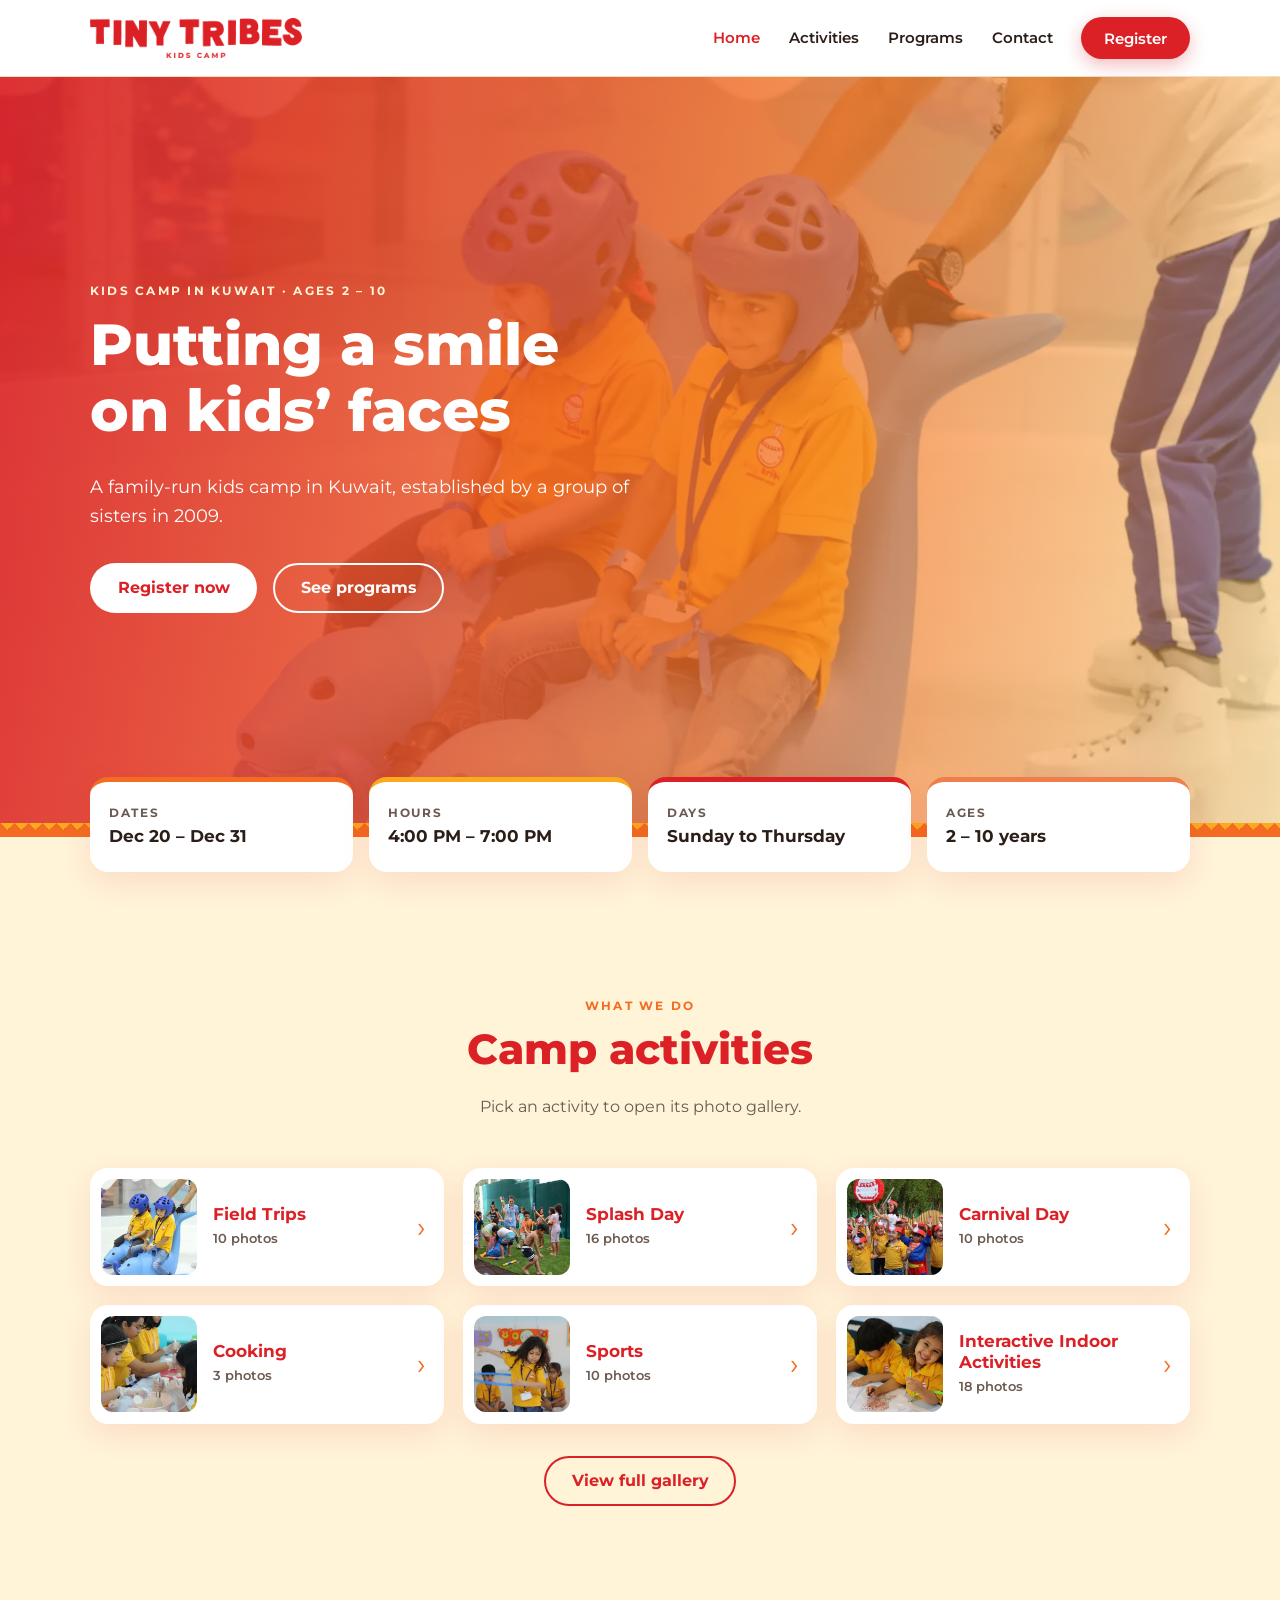
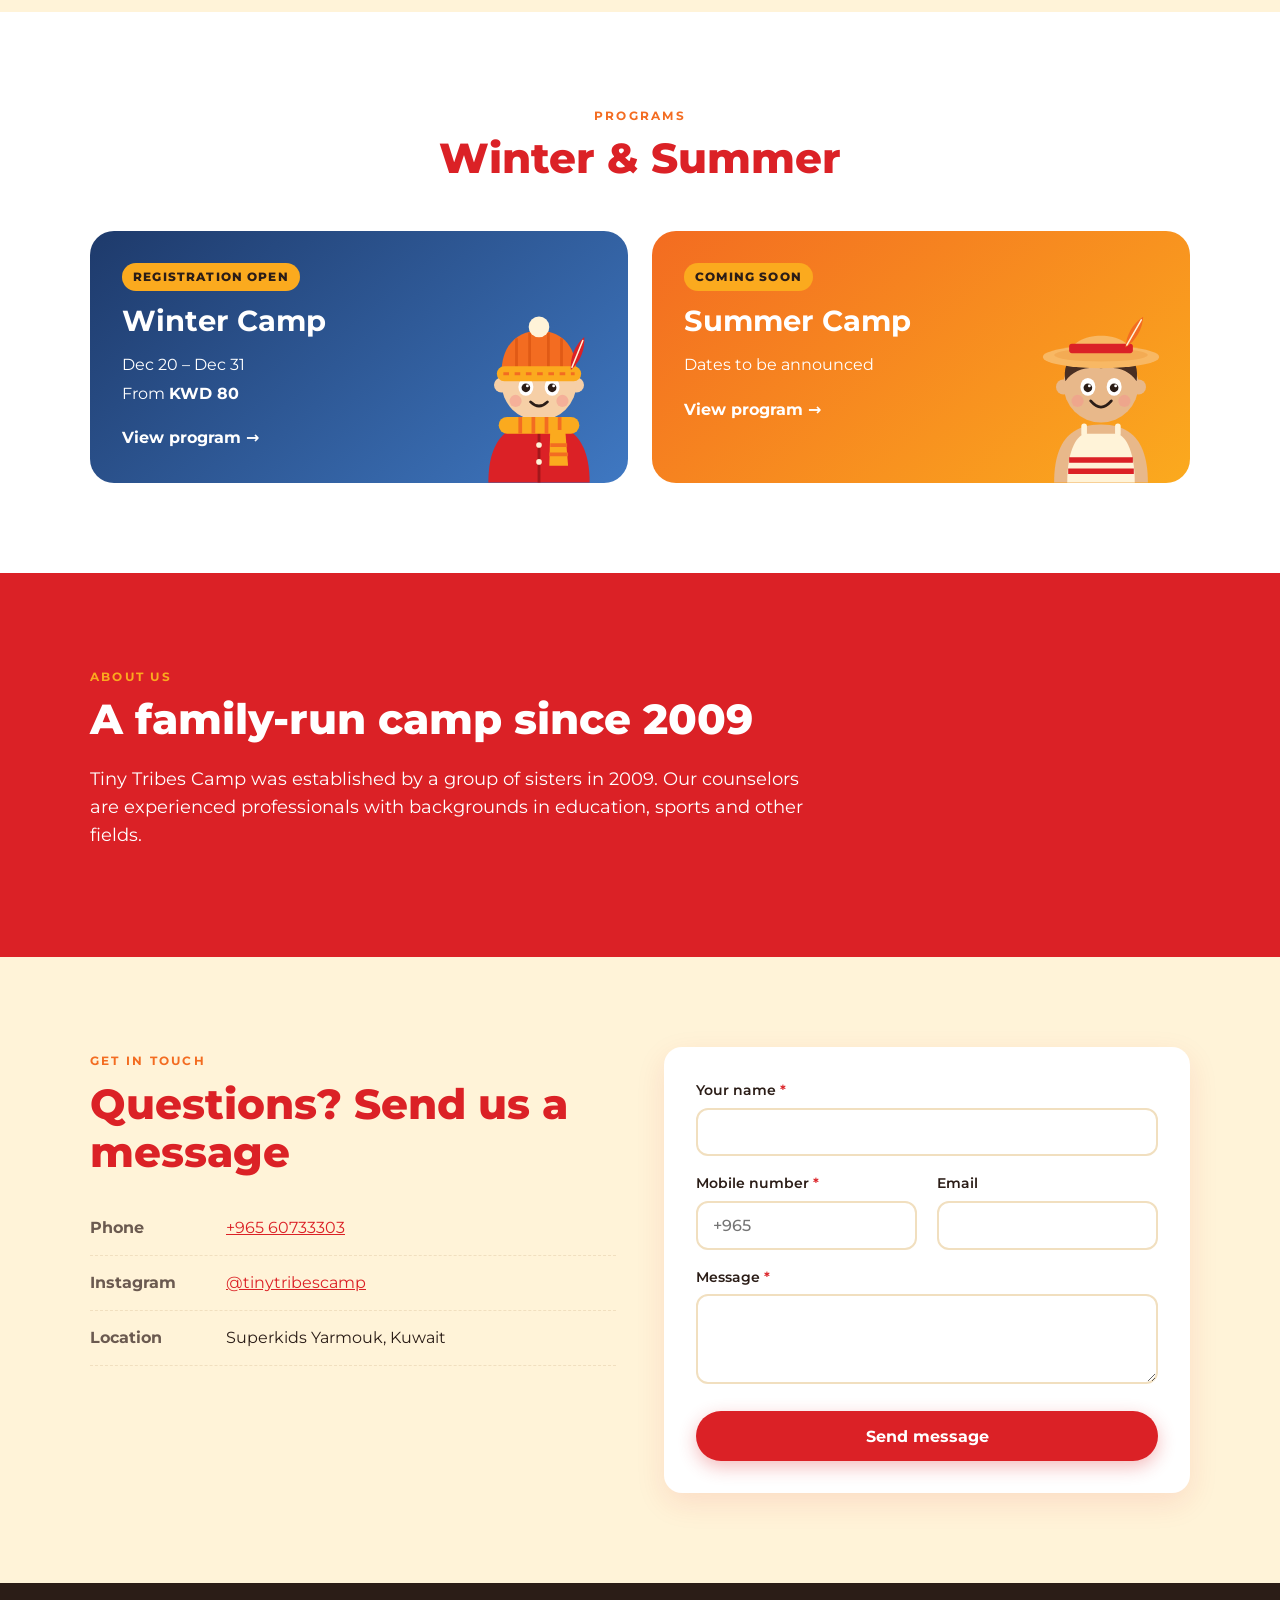
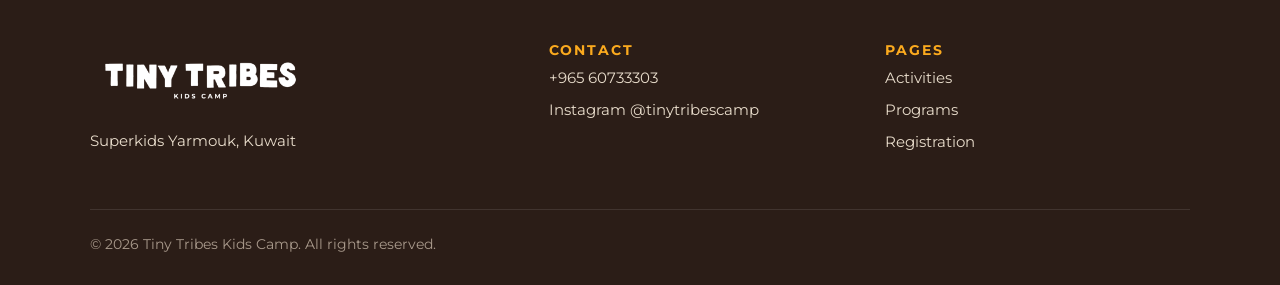
<file: index.html>
<!DOCTYPE html>
<html lang="en">
<head>
  <meta charset="UTF-8">
  <meta name="viewport" content="width=device-width, initial-scale=1">
  <script>(function(){function c(){try{if(sessionStorage.getItem("tt-hat")){sessionStorage.removeItem("tt-hat");document.documentElement.classList.add("hat-in");}}catch(e){}}if(document.prerendering){document.addEventListener("prerenderingchange",c,{once:true});}else{c();}})();</script>
  <title>Tiny Tribes Kids Camp | Kids Camp in Kuwait</title>
  <meta name="description" content="Tiny Tribes Kids Camp in Kuwait for ages 2 to 10. Field trips, splash day, carnival day, cooking, sports and indoor activities.">
  <link rel="icon" href="assets/img/favicon.png">
  <link rel="preload" href="assets/fonts/montserrat-latin.woff2" as="font" type="font/woff2" crossorigin>
  <link rel="preload" as="image" href="assets/img/hero.webp" fetchpriority="high">
  <link rel="stylesheet" href="css/style.css?v=20">
  <script src="js/data.js?v=20" defer></script>
  <script src="js/store.js?v=21" defer></script>
  <script src="js/characters.js?v=20" defer></script>
  <script src="js/main.js?v=20" defer></script>
  <script type="speculationrules">{"prerender":[{"source":"document","where":{"href_matches":"*.html*"},"eagerness":"moderate"}]}</script>
</head>
<body>
  <a class="skip-link" href="#main">Skip to content</a>

  <header class="site-header">
    <nav class="container nav" aria-label="Main">
      <a class="brand" href="index.html"><img src="assets/img/logo.png" alt="Tiny Tribes Kids Camp" width="212" height="40"></a>
      <button class="nav-toggle" aria-expanded="false" aria-controls="nav-links" aria-label="Open menu">
        <span></span><span></span><span></span>
      </button>
      <ul class="nav-links" id="nav-links">
        <li><a href="index.html" aria-current="page">Home</a></li>
        <li><a href="gallery.html">Activities</a></li>
        <li><a href="program.html">Programs</a></li>
        <li><a href="#contact">Contact</a></li>
        <li><a class="btn btn-primary" href="register.html">Register</a></li>
      </ul>
    </nav>
  </header>

  <main id="main">
    <section class="hero" aria-labelledby="hero-title">
      <div class="hero-inner">
        <span class="eyebrow">Kids camp in Kuwait · Ages 2 – 10</span>
        <h1 id="hero-title">Putting a smile on kids’ faces</h1>
        <p>A family-run kids camp in Kuwait, established by a group of sisters in 2009.</p>
        <div class="hero-actions">
          <a class="btn btn-light" href="register.html">Register now</a>
          <a class="btn btn-secondary" href="program.html">See programs</a>
        </div>
      </div>
    </section>
    <div class="band" aria-hidden="true"></div>

    <section class="facts-section" aria-label="Winter Camp at a glance">
      <div class="container">
        <div class="facts" id="facts"></div>
      </div>
    </section>

    <section id="activities" aria-labelledby="activities-title">
      <div class="container">
        <div class="section-head reveal">
          <span class="eyebrow">What we do</span>
          <h2 id="activities-title">Camp activities</h2>
          <p>Pick an activity to open its photo gallery.</p>
        </div>
        <div class="categories" id="category-grid"></div>
        <p class="center" style="margin-top:2rem"><a class="btn btn-secondary" href="gallery.html">View full gallery</a></p>
      </div>
    </section>

    <section class="bg-white" aria-labelledby="programs-title">
      <div class="container">
        <div class="section-head reveal">
          <span class="eyebrow">Programs</span>
          <h2 id="programs-title">Winter &amp; Summer</h2>
        </div>
        <div class="program-teasers" id="program-teasers"></div>
      </div>
    </section>

    <section id="about" class="about" aria-labelledby="about-title">
      <div class="container reveal">
        <span class="eyebrow">About us</span>
        <h2 id="about-title">A family-run camp since 2009</h2>
        <p>Tiny Tribes Camp was established by a group of sisters in 2009. Our counselors are experienced professionals with backgrounds in education, sports and other fields.</p>
      </div>
    </section>

    <section id="contact" aria-labelledby="contact-title">
      <div class="container split">
        <div class="reveal">
          <span class="eyebrow">Get in touch</span>
          <h2 id="contact-title">Questions? Send us a message</h2>
          <ul class="detail-list">
            <li><span>Phone</span><span><a href="tel:+96560733303">+965 60733303</a></span></li>
            <li><span>Instagram</span><span><a href="https://instagram.com/tinytribescamp" target="_blank" rel="noopener">@tinytribescamp</a></span></li>
            <li><span>Location</span><span>Superkids Yarmouk, Kuwait</span></li>
          </ul>
        </div>
        <form id="contact-form" class="card reveal" novalidate>
          <div class="grid-2">
            <div class="field full">
              <label for="c-name">Your name <span class="req">*</span></label>
              <input id="c-name" name="c-name" type="text" autocomplete="name" required>
              <span class="error">Please enter your name.</span>
            </div>
            <div class="field">
              <label for="c-phone">Mobile number <span class="req">*</span></label>
              <input id="c-phone" name="c-phone" type="tel" autocomplete="tel" placeholder="+965" required>
              <span class="error">Please enter a valid phone number.</span>
            </div>
            <div class="field">
              <label for="c-email">Email</label>
              <input id="c-email" name="c-email" type="email" autocomplete="email">
              <span class="error">Please enter a valid email address.</span>
            </div>
            <div class="field full">
              <label for="c-message">Message <span class="req">*</span></label>
              <textarea id="c-message" name="c-message" required></textarea>
              <span class="error">Please write a message.</span>
            </div>
          </div>
          <button type="submit" class="btn btn-primary" style="margin-top:1.2rem;width:100%">Send message</button>
          <p id="contact-sent" class="notice hidden" role="status" style="margin:1rem 0 0">Thank you! Your message was sent. We'll get back to you soon.</p>
        </form>
      </div>
    </section>
  </main>

  <footer class="site-footer">
    <div class="container">
      <div class="footer-grid">
        <div>
          <img src="assets/img/logo-full.png" alt="Tiny Tribes Kids Camp" width="222" height="70" loading="lazy">
          <p>Superkids Yarmouk, Kuwait</p>
        </div>
        <div>
          <h3>Contact</h3>
          <ul>
            <li><a href="tel:+96560733303">+965 60733303</a></li>
            <li><a href="https://instagram.com/tinytribescamp" target="_blank" rel="noopener">Instagram @tinytribescamp</a></li>
          </ul>
        </div>
        <div>
          <h3>Pages</h3>
          <ul>
            <li><a href="gallery.html">Activities</a></li>
            <li><a href="program.html">Programs</a></li>
            <li><a href="register.html">Registration</a></li>
          </ul>
        </div>
      </div>
      <div class="footer-bottom">© <span data-year>2026</span> Tiny Tribes Kids Camp. All rights reserved.</div>
    </div>
  </footer>
</body>
</html>
</file>
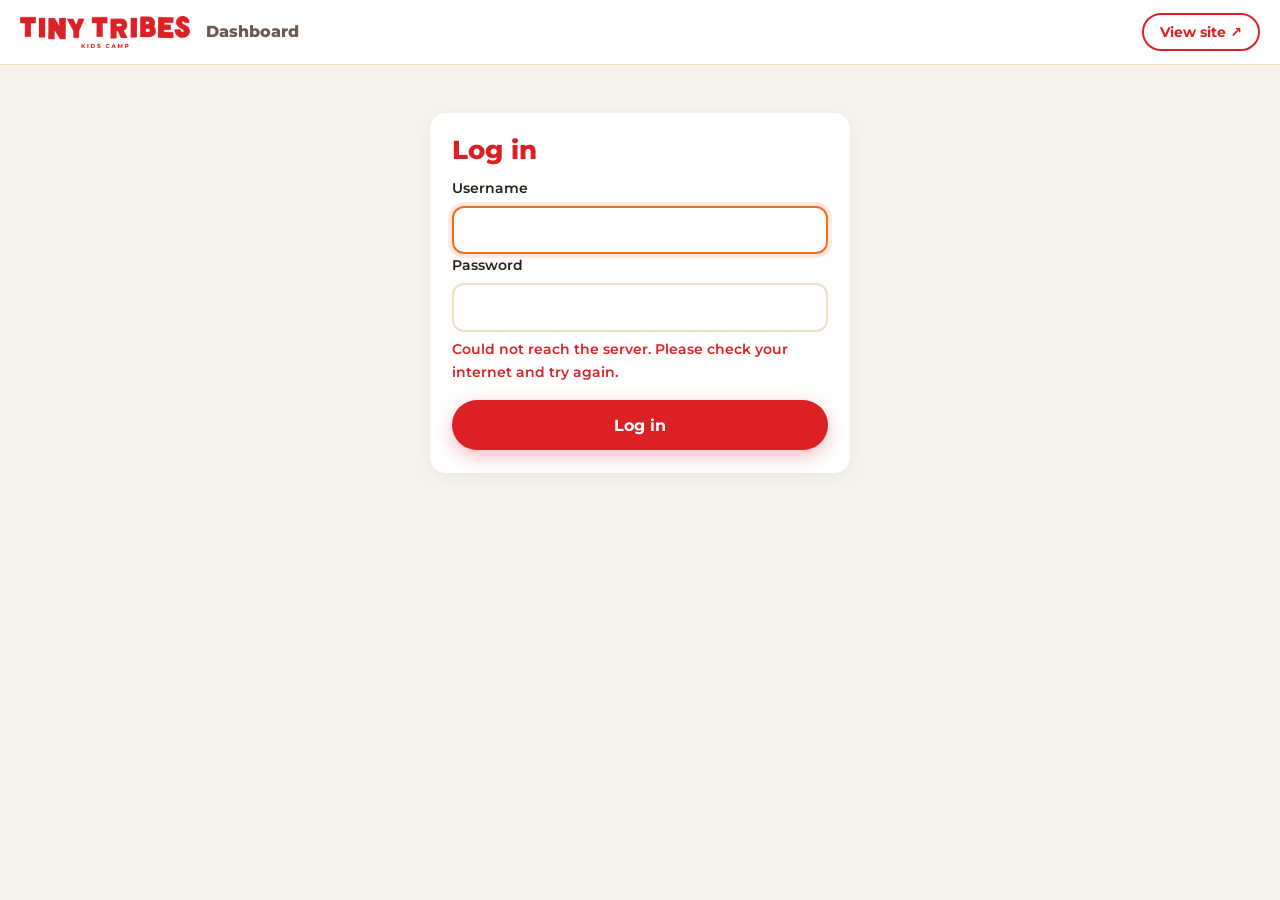
<file: dashboard.html>
<!DOCTYPE html>
<html lang="en">
<head>
  <meta charset="UTF-8">
  <meta name="viewport" content="width=device-width, initial-scale=1">
  <title>Dashboard | Tiny Tribes</title>
  <meta name="robots" content="noindex, nofollow">
  <link rel="icon" href="assets/img/favicon.png">
  <link rel="preload" href="assets/fonts/montserrat-latin.woff2" as="font" type="font/woff2" crossorigin>
  <link rel="stylesheet" href="css/style.css?v=20">
  <link rel="stylesheet" href="css/dashboard.css?v=30">
  <script src="js/data.js?v=20" defer></script>
  <script src="js/store.js?v=21" defer></script>
  <script src="js/excel.js?v=24" defer></script>
  <script src="js/dashboard.js?v=31" defer></script>
</head>
<body class="dash locked">
  <header class="dash-top">
    <a href="index.html" class="brand"><img src="assets/img/logo.png" alt="Tiny Tribes" width="170" height="32"></a>
    <span class="dash-title">Dashboard</span>
    <span class="who hidden" id="who"></span>
    <button class="btn btn-secondary btn-sm hidden" id="my-password">Change my password</button>
    <button class="btn btn-secondary btn-sm hidden" id="logout">Log out</button>
    <a class="btn btn-secondary btn-sm" href="index.html" target="_blank" rel="noopener">View site ↗</a>
  </header>

  <p class="hint" id="dash-loading" style="text-align:center;margin:4rem 16px">Loading…</p>

  <!-- First visit: create the owner account -->
  <section class="auth hidden" id="setup">
    <form class="dash-card auth-card" id="setup-form" novalidate>
      <h1>Create the owner account</h1>
      <p class="hint">This is your own login. The owner can do everything and creates the employee logins. This page works only once.</p>
      <div class="field"><label for="s-name">Your name</label><input id="s-name" required autocomplete="name"></div>
      <div class="field"><label for="s-user">Username</label><input id="s-user" required autocomplete="username" autocapitalize="none"></div>
      <div class="field"><label for="s-pass">Password (at least 6 characters)</label><input id="s-pass" type="password" required autocomplete="new-password"></div>
      <div class="field"><label for="s-pass2">Repeat password</label><input id="s-pass2" type="password" required autocomplete="new-password"></div>
      <p class="form-error hidden" id="setup-error" role="alert"></p>
      <button class="btn btn-primary" type="submit">Create owner account</button>
    </form>
  </section>

  <!-- Login -->
  <section class="auth hidden" id="login">
    <form class="dash-card auth-card" id="login-form" novalidate>
      <h1>Log in</h1>
      <div class="field"><label for="l-user">Username</label><input id="l-user" required autocomplete="username" autocapitalize="none"></div>
      <div class="field"><label for="l-pass">Password</label><input id="l-pass" type="password" required autocomplete="current-password"></div>
      <p class="form-error hidden" id="login-error" role="alert"></p>
      <button class="btn btn-primary" type="submit">Log in</button>
    </form>
  </section>

  <div class="dash-layout hidden" id="app">
    <nav class="dash-nav" aria-label="Dashboard sections">
      <button data-tab="overview" aria-pressed="true">Overview</button>

      <div class="nav-group" data-group="orders">
        <button class="nav-head" aria-expanded="true"><span>🧾 Orders</span><span class="count group-count"></span><span class="chev" aria-hidden="true"></span></button>
        <div class="nav-items">
          <button data-tab="orders" data-need="orders.view">All orders <span class="count" id="count-orders"></span></button>
          <button data-tab="cancelled" data-need="orders.view">Cancelled <span class="count" id="count-cancelled"></span></button>
        </div>
      </div>

      <div class="nav-group" data-group="customers">
        <button class="nav-head" aria-expanded="true"><span>💬 Customers</span><span class="count group-count"></span><span class="chev" aria-hidden="true"></span></button>
        <div class="nav-items">
          <button data-tab="messages" data-need="messages.view">Messages <span class="count" id="count-messages"></span></button>
        </div>
      </div>

      <div class="nav-group" data-group="website">
        <button class="nav-head" aria-expanded="true"><span>🌐 Website</span><span class="count group-count"></span><span class="chev" aria-hidden="true"></span></button>
        <div class="nav-items">
          <button data-tab="programs" data-need="programs.edit">Programs &amp; prices</button>
          <button data-tab="photos" data-need="photos.edit">Photos</button>
        </div>
      </div>

      <div class="nav-group" data-group="team">
        <button class="nav-head" aria-expanded="true"><span>👥 Team</span><span class="count group-count"></span><span class="chev" aria-hidden="true"></span></button>
        <div class="nav-items">
          <button data-tab="employees" data-need="owner">Employees</button>
          <button data-tab="hr" data-need="owner">HR</button>
          <button data-tab="requests" data-need="hr.approve">Leave requests <span class="count" id="count-requests"></span></button>
          <button data-tab="myleave" data-need="staff">My leave</button>
        </div>
      </div>

      <div class="nav-group" data-group="records">
        <button class="nav-head" aria-expanded="true"><span>📜 Records</span><span class="count group-count"></span><span class="chev" aria-hidden="true"></span></button>
        <div class="nav-items">
          <button data-tab="history" data-need="history.view">History</button>
        </div>
      </div>
    </nav>

    <main class="dash-main" id="main">
      <!-- Overview -->
      <section class="tab" id="tab-overview">
        <h1>Overview</h1>
        <div class="stats" id="stats"></div>
        <div class="dash-card" data-need="orders.view">
          <h2>Latest orders</h2>
          <div id="latest-orders"></div>
        </div>
        <p class="hint" id="overview-note"></p>
      </section>

      <!-- Orders -->
      <section class="tab hidden" id="tab-orders">
        <div class="tab-head">
          <h1>Orders</h1>
          <div class="tab-actions">
            <button class="btn btn-primary btn-sm" id="add-test-order" data-need="orders.test">+ Create test order</button>
            <button class="btn btn-secondary btn-sm" id="export-orders" data-need="orders.export">Download Excel</button>
          </div>
        </div>
        <div class="dash-card filters" id="order-filters">
          <div class="field search-field">
            <label for="f-search">Search</label>
            <input type="search" id="f-search" placeholder="Name, order number, phone, email, child, notes…" autocomplete="off">
          </div>
          <div class="filter-grid">
            <div class="field"><label for="f-status">Status</label><select id="f-status"></select></div>
            <div class="field"><label for="f-program">Program</label><select id="f-program"></select></div>
            <div class="field"><label for="f-option">Option / week</label><select id="f-option"></select></div>
            <div class="field"><label for="f-age">Child age</label><select id="f-age"></select></div>
            <div class="field"><label for="f-from">From date</label><input type="date" id="f-from"></div>
            <div class="field"><label for="f-to">To date</label><input type="date" id="f-to"></div>
            <div class="field"><label for="f-type">Order type</label>
              <select id="f-type"><option value="">All orders</option><option value="real">Real orders only</option><option value="test">Test orders only</option></select>
            </div>
          </div>
          <div class="filter-foot">
            <span id="orders-shown" role="status"></span>
            <button class="link-btn" id="clear-filters">Clear filters</button>
          </div>
        </div>
        <div class="dash-card table-wrap">
          <table class="table" id="orders-table">
            <thead>
              <tr><th>Date</th><th>Reference</th><th>Parent</th><th>Program</th><th>Children</th><th>Total</th><th>Status</th><th></th></tr>
            </thead>
            <tbody></tbody>
          </table>
          <p class="empty hidden" id="orders-empty">No orders yet. They appear here when a parent registers on the site.</p>
          <p class="empty hidden" id="orders-nomatch">No orders match your search or filters.</p>
        </div>
      </section>

      <!-- Cancelled orders -->
      <section class="tab hidden" id="tab-cancelled">
        <div class="tab-head">
          <h1>Cancelled orders</h1>
          <button class="btn btn-secondary btn-sm" id="export-cancelled" data-need="orders.export">Download Excel</button>
        </div>
        <div class="dash-card filters" id="cancel-filters">
          <div class="filter-grid cancel-grid">
            <div class="field search-field"><label for="c-search">Search</label>
              <input type="search" id="c-search" placeholder="Name, order number, phone, reason…" autocomplete="off">
            </div>
            <div class="field"><label for="c-refund">Refund</label>
              <select id="c-refund"><option value="">All</option><option value="no">Not refunded</option><option value="yes">Refunded</option></select>
            </div>
          </div>
          <div class="filter-foot"><span id="cancelled-shown" role="status"></span></div>
        </div>
        <div id="cancelled-list"></div>
        <p class="empty hidden" id="cancelled-empty">No cancelled orders. To cancel an order, press <strong>Cancel</strong> next to it in Orders.</p>
        <p class="empty hidden" id="cancelled-nomatch">No cancelled orders match your search.</p>
      </section>

      <!-- Messages -->
      <section class="tab hidden" id="tab-messages">
        <div class="tab-head">
          <h1>Messages</h1>
          <div class="chips" id="message-box">
            <button class="chip" data-box="inbox" aria-pressed="true">Inbox</button>
            <button class="chip" data-box="archived" aria-pressed="false">Archived</button>
          </div>
        </div>
        <div id="messages-list"></div>
        <p class="empty hidden" id="messages-empty">No messages here. New messages appear when someone uses the contact form on the home page.</p>
      </section>

      <!-- Programs & prices -->
      <section class="tab hidden" id="tab-programs">
        <div class="tab-head">
          <h1>Programs &amp; prices</h1>
          <button class="btn btn-primary btn-sm" id="save-programs">Save changes</button>
        </div>
        <div id="programs-editor"></div>
        <p class="saved hidden" id="programs-saved" role="status">Saved. The site now shows the new details.</p>
      </section>

      <!-- Photos -->
      <section class="tab hidden" id="tab-photos">
        <div class="tab-head">
          <h1>Photos</h1>
          <div class="tab-actions">
            <button class="btn btn-secondary btn-sm" id="add-category">+ New category</button>
            <label class="btn btn-primary btn-sm" for="photo-upload">+ Add photos</label>
            <input type="file" id="photo-upload" accept="image/*" multiple hidden>
          </div>
        </div>
        <div class="chips" id="photo-cats"></div>
        <p class="hint">The first photo is the category cover on the home page. Use ★ to make a photo the cover. Hidden photos stay saved below and can be put back.</p>
        <div class="dash-photos" id="photo-grid"></div>
        <div id="hidden-photos-wrap" class="hidden">
          <h2 class="sub-head">Hidden photos</h2>
          <div class="dash-photos" id="hidden-photos"></div>
        </div>
      </section>

      <!-- History -->
      <section class="tab hidden" id="tab-history">
        <h1>History</h1>
        <div class="dash-card filters" id="history-filters">
          <div class="filter-grid">
            <div class="field search-field"><label for="h-search">Search</label>
              <input type="search" id="h-search" placeholder="Order number, name, what changed…" autocomplete="off">
            </div>
            <div class="field"><label for="h-who">Person</label><select id="h-who"></select></div>
            <div class="field"><label for="h-area">Section</label><select id="h-area"></select></div>
            <div class="field"><label for="h-from">From date</label><input type="date" id="h-from"></div>
            <div class="field"><label for="h-to">To date</label><input type="date" id="h-to"></div>
          </div>
          <div class="filter-foot"><span id="history-shown" role="status"></span></div>
        </div>
        <div class="dash-card table-wrap">
          <table class="table" id="history-table">
            <thead><tr><th>When</th><th>Who</th><th>Section</th><th>Item</th><th>What happened</th><th>From</th><th>To</th></tr></thead>
            <tbody></tbody>
          </table>
          <p class="empty hidden" id="history-empty">Nothing recorded yet.</p>
        </div>
      </section>

      <!-- HR (owner only), split into 4 parts -->
      <section class="tab hidden" id="tab-hr">
        <h1>HR</h1>
        <p class="empty hidden" id="hr-empty">No employees yet. Add them in the Employees tab first.</p>
        <div id="hr-content">
          <div class="hr-nav" aria-label="HR sections">
            <button class="hr-tab" data-view="today" aria-pressed="true"><span class="hr-ico" aria-hidden="true">🕘</span><strong>Attendance</strong><small id="hr-sum-today"></small></button>
            <button class="hr-tab" data-view="staff" aria-pressed="false"><span class="hr-ico" aria-hidden="true">👤</span><strong>Staff &amp; salary</strong><small id="hr-sum-staff"></small></button>
            <button class="hr-tab" data-view="leave" aria-pressed="false"><span class="hr-ico" aria-hidden="true">🌴</span><strong>Leave</strong><small id="hr-sum-leave"></small></button>
            <button class="hr-tab" data-view="payroll" aria-pressed="false"><span class="hr-ico" aria-hidden="true">💰</span><strong>Payroll</strong><small id="hr-sum-payroll"></small></button>
          </div>

          <!-- Attendance -->
          <div class="hr-view" data-view="today">
            <div class="dash-card table-wrap">
              <h2 class="card-title">Who logged in today</h2>
              <table class="table" id="hr-today">
                <thead><tr><th>Employee</th><th>Status</th><th>First login</th><th>Last login</th><th>Last logout</th><th>Logins</th></tr></thead>
                <tbody></tbody>
              </table>
            </div>
          </div>

          <!-- Staff & salary -->
          <div class="hr-view hidden" data-view="staff">
            <div class="dash-card table-wrap">
              <h2 class="card-title">Job and monthly salary</h2>
              <table class="table" id="hr-staff">
                <thead><tr><th>Employee</th><th>Job title</th><th>Start date</th><th>Monthly salary</th><th></th></tr></thead>
                <tbody></tbody>
              </table>
            </div>
          </div>

          <!-- Leave -->
          <div class="hr-view hidden" data-view="leave">
            <p class="hr-alert hidden" id="hr-pending-note"></p>
            <div class="dash-card table-wrap">
              <h2 class="card-title">Leave balances <small>(<span id="hr-year"></span>)</small></h2>
              <table class="table" id="hr-balances">
                <thead><tr><th>Employee</th><th>Annual leave</th><th>Sick leave</th><th></th></tr></thead>
                <tbody></tbody>
              </table>
            </div>
            <div class="dash-card table-wrap">
              <div class="tab-head card-title">
                <h2>All leave and requests</h2>
                <select id="hr-leave-filter" aria-label="Show">
                  <option value="">All</option>
                  <option value="pending">Waiting for approval</option>
                  <option value="approved">Approved</option>
                  <option value="rejected">Rejected</option>
                  <option value="cancelled">Cancelled</option>
                </select>
              </div>
              <table class="table" id="hr-leave">
                <thead><tr><th>Employee</th><th>Type</th><th>Dates</th><th>Days</th><th>Note</th><th>Added</th><th>Status</th><th></th></tr></thead>
                <tbody></tbody>
              </table>
              <p class="empty" id="hr-leave-empty">No leave yet. Employees can request it in their <strong>My leave</strong> tab, or use <strong>Add leave</strong> in the balances above.</p>
            </div>
          </div>

          <!-- Payroll -->
          <div class="hr-view hidden" data-view="payroll">
            <div class="dash-card table-wrap">
              <div class="tab-head card-title">
                <h2>Payroll</h2>
                <div class="tab-actions">
                  <label class="refund-pick" for="pay-month">Month <input type="month" id="pay-month"></label>
                  <button class="btn btn-secondary btn-sm" id="pay-excel">Download Excel</button>
                </div>
              </div>
              <table class="table" id="hr-payroll">
                <thead><tr><th>Employee</th><th>Monthly salary</th><th>Bonus</th><th>Deduction</th><th>Note</th><th>Net to pay</th><th>Status</th></tr></thead>
                <tbody></tbody>
              </table>
              <p class="filter-foot pad" id="pay-total"></p>
            </div>
          </div>
        </div>
      </section>

      <!-- Leave requests (owner and approvers) -->
      <section class="tab hidden" id="tab-requests">
        <h1>Leave requests</h1>
        <div id="requests-list"></div>
        <p class="empty hidden" id="requests-empty">No requests waiting. 🎉</p>
        <div class="dash-card table-wrap">
          <h2 class="card-title">Recently decided</h2>
          <table class="table" id="requests-done">
            <thead><tr><th>Employee</th><th>Type</th><th>Dates</th><th>Days</th><th>Note</th><th>Asked</th><th>Decision</th></tr></thead>
            <tbody></tbody>
          </table>
          <p class="empty" id="requests-done-empty">Nothing decided yet.</p>
        </div>
      </section>

      <!-- My leave (each employee) -->
      <section class="tab hidden" id="tab-myleave">
        <h1>My leave</h1>
        <div class="stats two" id="my-balances"></div>
        <form class="dash-card" id="request-form" novalidate>
          <h2>Request leave</h2>
          <div class="grid-2">
            <div class="field"><label for="rq-type">Type</label><select id="rq-type"><option value="annual">Annual leave (day off)</option><option value="sick">Sick leave</option></select></div>
            <div class="field"><label for="rq-note">Note (optional)</label><input id="rq-note" placeholder="e.g. family event, feeling sick"></div>
            <div class="field"><label for="rq-from">From</label><input id="rq-from" type="date"></div>
            <div class="field"><label for="rq-to">To (same day for one day)</label><input id="rq-to" type="date"></div>
          </div>
          <p class="hint">Only Sunday to Thursday are counted. Your request goes to the owner or a manager to approve.</p>
          <p class="form-error hidden" id="request-error" role="alert"></p>
          <button class="btn btn-primary btn-sm" type="submit">Send request</button>
          <span class="saved hidden" id="request-sent" role="status">Request sent.</span>
        </form>
        <div class="dash-card table-wrap">
          <h2 class="card-title">My requests and leave</h2>
          <table class="table" id="my-leave">
            <thead><tr><th>Type</th><th>Dates</th><th>Days</th><th>Note</th><th>Asked</th><th>Status</th></tr></thead>
            <tbody></tbody>
          </table>
          <p class="empty" id="my-leave-empty">No requests yet.</p>
        </div>
      </section>

      <!-- Employees (owner only) -->
      <section class="tab hidden" id="tab-employees">
        <h1>Employees</h1>
        <form class="dash-card" id="employee-form" novalidate>
          <h2 id="employee-form-title">Add an employee</h2>
          <input type="hidden" id="e-id">
          <div class="grid-2">
            <div class="field"><label for="e-name">Name</label><input id="e-name" required autocomplete="off"></div>
            <div class="field"><label for="e-user">Username</label><input id="e-user" required autocomplete="off" autocapitalize="none"></div>
            <div class="field"><label for="e-pass" id="e-pass-label">Password (at least 6 characters)</label><input id="e-pass" type="text" autocomplete="off"></div>
          </div>
          <h3 class="perm-title">What can this employee do?</h3>
          <div class="perm-grid" id="perm-grid"></div>
          <p class="form-error hidden" id="employee-error" role="alert"></p>
          <div class="cancel-actions">
            <button class="btn btn-primary btn-sm" type="submit" id="employee-save">Add employee</button>
            <button class="link-btn hidden" type="button" id="employee-cancel">Stop editing</button>
          </div>
        </form>
        <div id="employee-list"></div>

        <form class="dash-card danger-card" id="reset-form" novalidate>
          <h2>Start fresh</h2>
          <p>Clears all orders, cancelled orders, messages, history, leave and payroll for everyone. <strong>Accounts and their job and salary details are kept.</strong></p>
          <label class="perm"><input type="checkbox" id="reset-content"> Also put programs, prices and photos back to the original</label>
          <div class="field"><label for="reset-word">Type <strong>RESET</strong> to confirm</label><input id="reset-word" autocomplete="off" autocapitalize="characters"></div>
          <p class="form-error hidden" id="reset-error" role="alert"></p>
          <button class="btn btn-primary btn-sm" type="submit">Clear dashboard data</button>
        </form>
      </section>
    </main>
  </div>
</body>
</html>
</file>
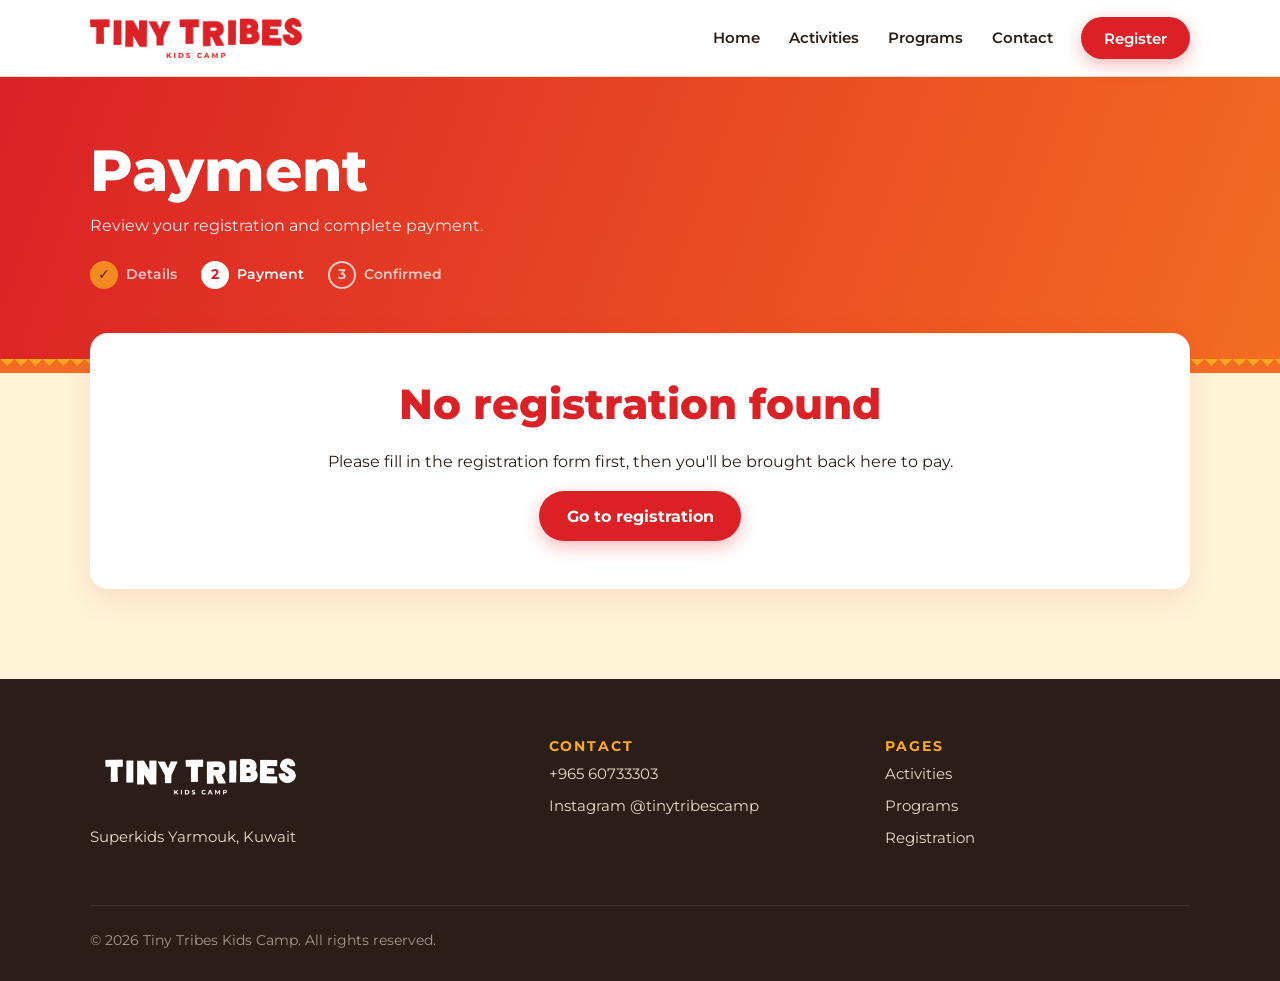
<file: payment.html>
<!DOCTYPE html>
<html lang="en">
<head>
  <meta charset="UTF-8">
  <meta name="viewport" content="width=device-width, initial-scale=1">
  <script>(function(){function c(){try{if(sessionStorage.getItem("tt-hat")){sessionStorage.removeItem("tt-hat");document.documentElement.classList.add("hat-in");}}catch(e){}}if(document.prerendering){document.addEventListener("prerenderingchange",c,{once:true});}else{c();}})();</script>
  <title>Payment | Tiny Tribes Kids Camp</title>
  <meta name="description" content="Complete payment for your Tiny Tribes Winter Camp registration.">
  <meta name="robots" content="noindex">
  <link rel="icon" href="assets/img/favicon.png">
  <link rel="preload" href="assets/fonts/montserrat-latin.woff2" as="font" type="font/woff2" crossorigin>
  <link rel="stylesheet" href="css/style.css?v=20">
  <script src="js/data.js?v=20" defer></script>
  <script src="js/store.js?v=21" defer></script>
  <script src="js/main.js?v=20" defer></script>
  <script type="speculationrules">{"prerender":[{"source":"document","where":{"href_matches":"*.html*"},"eagerness":"moderate"}]}</script>
</head>
<body>
  <a class="skip-link" href="#main">Skip to content</a>

  <header class="site-header">
    <nav class="container nav" aria-label="Main">
      <a class="brand" href="index.html"><img src="assets/img/logo.png" alt="Tiny Tribes Kids Camp" width="212" height="40"></a>
      <button class="nav-toggle" aria-expanded="false" aria-controls="nav-links" aria-label="Open menu">
        <span></span><span></span><span></span>
      </button>
      <ul class="nav-links" id="nav-links">
        <li><a href="index.html">Home</a></li>
        <li><a href="gallery.html">Activities</a></li>
        <li><a href="program.html">Programs</a></li>
        <li><a href="index.html#contact">Contact</a></li>
        <li><a class="btn btn-primary" href="register.html">Register</a></li>
      </ul>
    </nav>
  </header>

  <main id="main">
    <section class="page-hero">
      <div class="container">
        <h1>Payment</h1>
        <p>Review your registration and complete payment.</p>
        <ol class="steps" aria-label="Progress">
          <li class="done">Details</li>
          <li class="active" aria-current="step">Payment</li>
          <li>Confirmed</li>
        </ol>
      </div>
    </section>
    <div class="band" aria-hidden="true"></div>

    <section style="padding-top:0" id="payment-page">
      <div class="container">

        <!-- Shown when there is no registration in this browser session -->
        <div id="no-registration" class="card success hidden" style="margin-top:-40px">
          <h2>No registration found</h2>
          <p>Please fill in the registration form first, then you'll be brought back here to pay.</p>
          <a class="btn btn-primary" href="register.html">Go to registration</a>
        </div>

        <!-- Payment form -->
        <div id="payment-content" class="form-layout">
          <form id="payment-form" class="card" novalidate>
            <div class="notice"><strong>Demo mode:</strong> online payment isn't connected yet, so no money will be charged.</div>

            <fieldset>
              <legend>Payment method</legend>
              <div class="pay-methods option-cards" style="grid-template-columns:1fr">
                <div class="option-card pay-method">
                  <input type="radio" name="method" id="m-knet" value="knet" checked>
                  <label for="m-knet">
                    <span><strong>KNET</strong><span class="meta">Kuwait debit cards</span></span>
                    <span class="pay-badge">KNET</span>
                  </label>
                </div>
                <div class="option-card pay-method">
                  <input type="radio" name="method" id="m-card" value="card">
                  <label for="m-card">
                    <span><strong>Credit / debit card</strong><span class="meta">Visa, Mastercard</span></span>
                    <span class="pay-badge" style="background:var(--orange)">CARD</span>
                  </label>
                </div>
              </div>
              <p class="hint" style="margin-top:1rem">You'll be taken to the secure payment page of the bank or payment provider to enter your card details. Tiny Tribes never sees or stores your card number.</p>
            </fieldset>

            <div class="field">
              <label class="check">
                <input type="checkbox" id="pay-consent" required>
                <span>I confirm the registration details and the total amount. <span class="req">*</span></span>
              </label>
              <span class="error">Please confirm to continue.</span>
            </div>

            <button type="submit" class="btn btn-primary" style="margin-top:1rem;width:100%">Pay <span id="pay-button-amount"></span></button>
            <p style="text-align:center;margin:1rem 0 0"><a href="register.html">← Edit registration</a></p>
          </form>

          <aside class="card summary" aria-labelledby="order-title">
            <h2 id="order-title">Your registration</h2>
            <div class="summary-row"><span>Reference</span><span class="ref" id="pay-reference"></span></div>
            <div class="summary-row"><span>Parent</span><span id="pay-parent"></span></div>
            <div class="summary-row"><span>Program</span><span id="pay-program"></span></div>
            <div class="summary-row"><span>Option</span><span id="pay-option"></span></div>
            <p class="hint" style="margin:1rem 0 .2rem;font-weight:700">Children</p>
            <div id="pay-children"></div>
            <div class="summary-row"><span>Price</span><span id="pay-price"></span></div>
            <div class="summary-total"><span>Total</span><span class="amount" id="pay-total"></span></div>
          </aside>
        </div>

        <!-- Success -->
        <div id="payment-success" class="card success hidden" style="margin-top:-40px" role="status">
          <div class="success-icon" aria-hidden="true">✓</div>
          <h2>You're all set!</h2>
          <p>Thank you for registering with Tiny Tribes. Your reference is <span class="ref" id="success-reference"></span> for a total of <strong id="success-total"></strong>.</p>
          <p class="hint">Demo mode: no payment was taken. We'll contact you on the number you provided.</p>
          <a class="btn btn-primary" href="index.html">Back to home</a>
        </div>

      </div>
    </section>
  </main>

  <footer class="site-footer">
    <div class="container">
      <div class="footer-grid">
        <div>
          <img src="assets/img/logo-full.png" alt="Tiny Tribes Kids Camp" width="222" height="70" loading="lazy">
          <p>Superkids Yarmouk, Kuwait</p>
        </div>
        <div>
          <h3>Contact</h3>
          <ul>
            <li><a href="tel:+96560733303">+965 60733303</a></li>
            <li><a href="https://instagram.com/tinytribescamp" target="_blank" rel="noopener">Instagram @tinytribescamp</a></li>
          </ul>
        </div>
        <div>
          <h3>Pages</h3>
          <ul>
            <li><a href="gallery.html">Activities</a></li>
            <li><a href="program.html">Programs</a></li>
            <li><a href="register.html">Registration</a></li>
          </ul>
        </div>
      </div>
      <div class="footer-bottom">© <span data-year>2026</span> Tiny Tribes Kids Camp. All rights reserved.</div>
    </div>
  </footer>
</body>
</html>
</file>
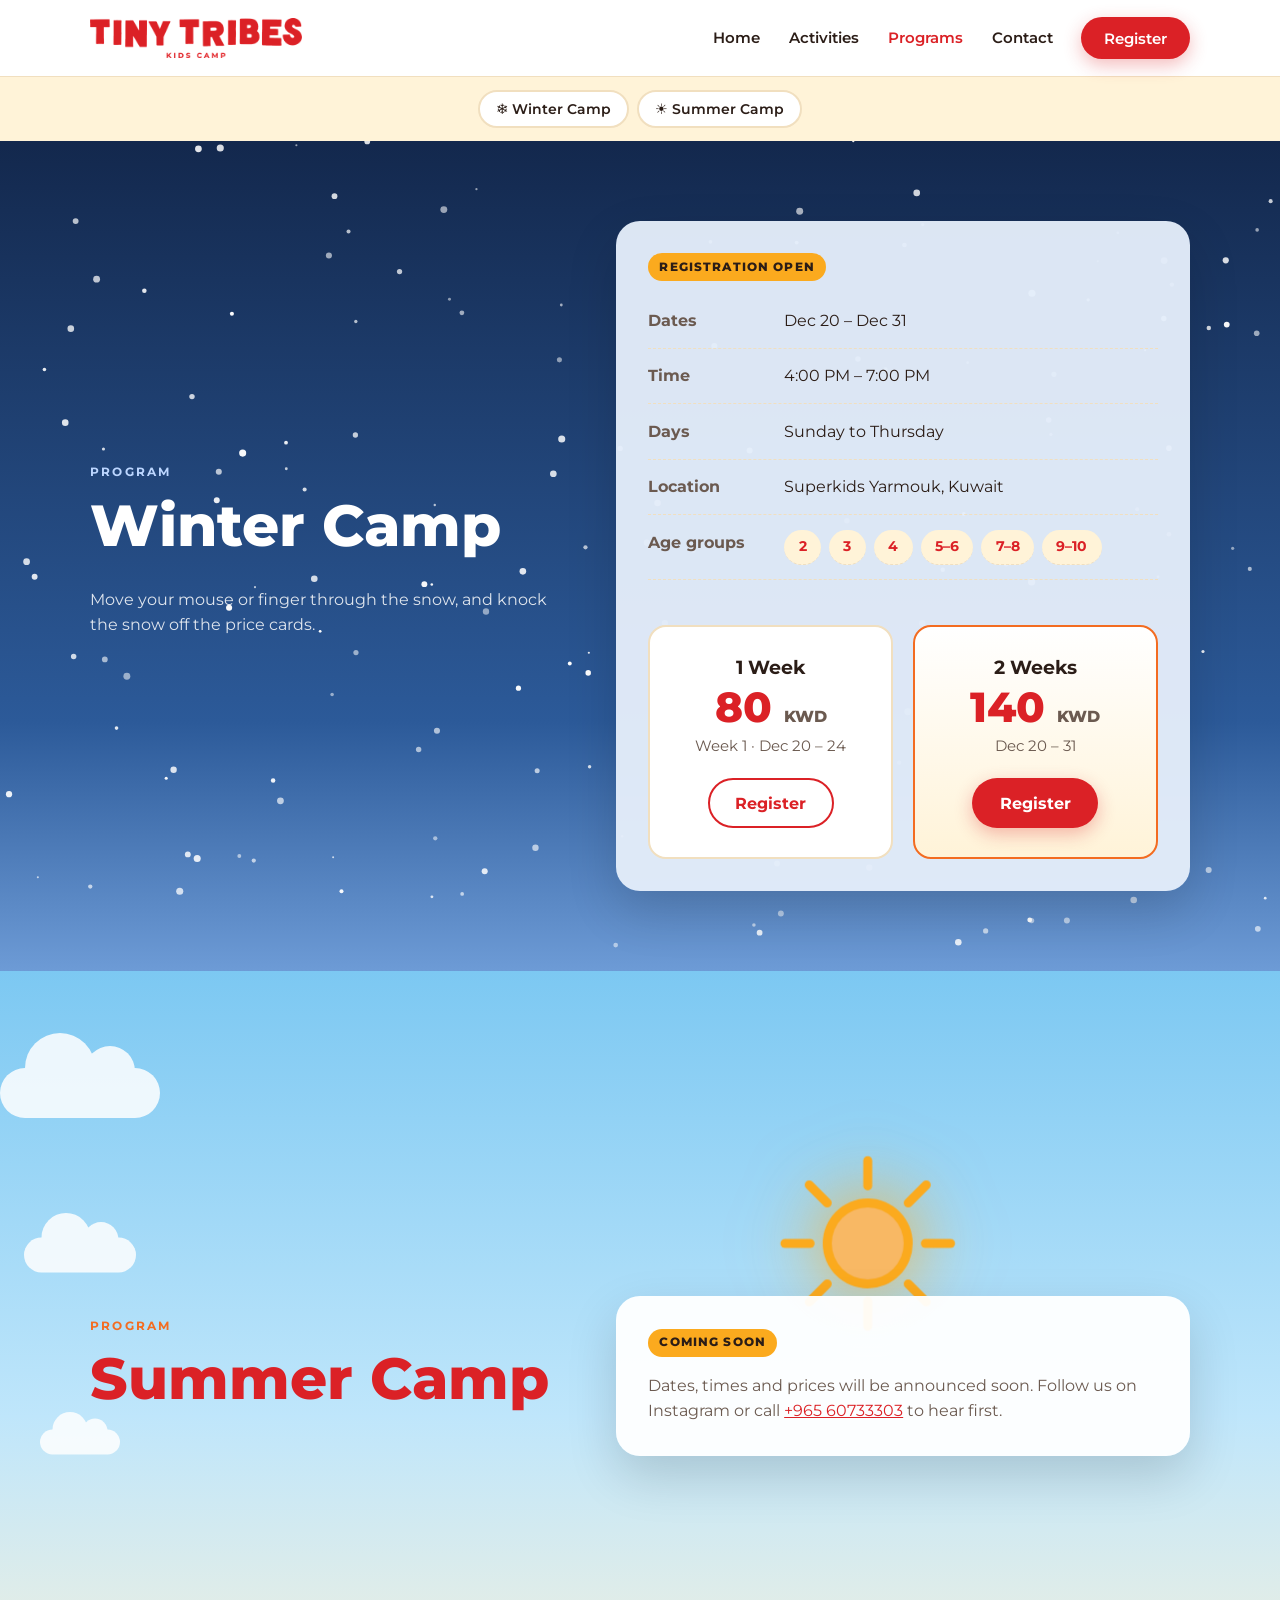
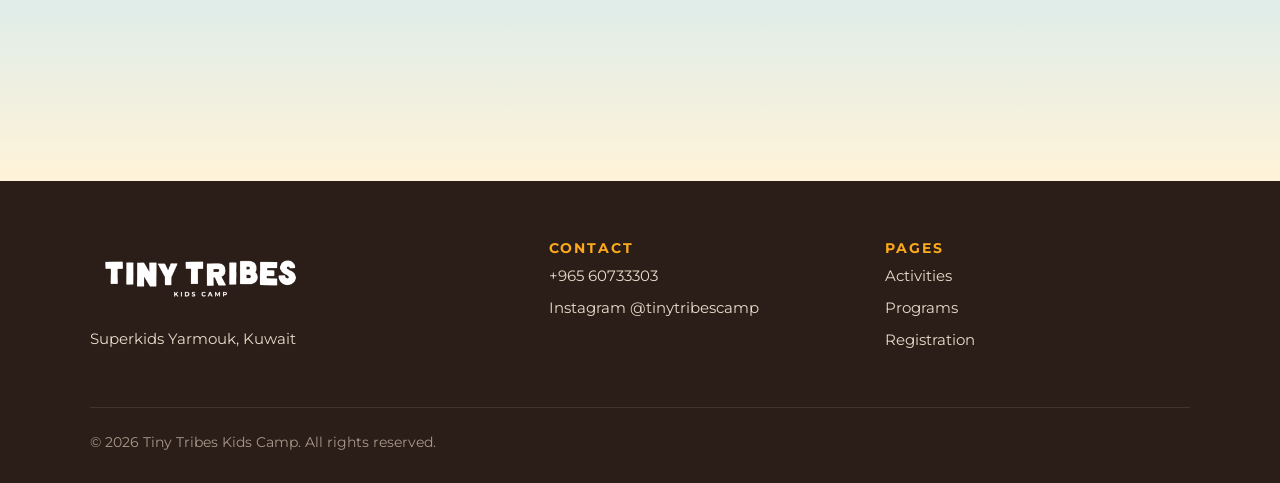
<file: program.html>
<!DOCTYPE html>
<html lang="en">
<head>
  <meta charset="UTF-8">
  <meta name="viewport" content="width=device-width, initial-scale=1">
  <script>(function(){function c(){try{if(sessionStorage.getItem("tt-hat")){sessionStorage.removeItem("tt-hat");document.documentElement.classList.add("hat-in");}}catch(e){}}if(document.prerendering){document.addEventListener("prerenderingchange",c,{once:true});}else{c();}})();</script>
  <title>Programs | Tiny Tribes Kids Camp</title>
  <meta name="description" content="Tiny Tribes Winter Camp and Summer Camp programs: dates, times, age groups and prices.">
  <link rel="icon" href="assets/img/favicon.png">
  <link rel="preload" href="assets/fonts/montserrat-latin.woff2" as="font" type="font/woff2" crossorigin>
  <link rel="stylesheet" href="css/style.css?v=20">
  <script src="js/data.js?v=20" defer></script>
  <script src="js/store.js?v=21" defer></script>
  <script src="js/main.js?v=20" defer></script>
  <script src="js/effects.js?v=20" defer></script>
  <script type="speculationrules">{"prerender":[{"source":"document","where":{"href_matches":"*.html*"},"eagerness":"moderate"}]}</script>
</head>
<body>
  <a class="skip-link" href="#main">Skip to content</a>

  <header class="site-header">
    <nav class="container nav" aria-label="Main">
      <a class="brand" href="index.html"><img src="assets/img/logo.png" alt="Tiny Tribes Kids Camp" width="212" height="40"></a>
      <button class="nav-toggle" aria-expanded="false" aria-controls="nav-links" aria-label="Open menu">
        <span></span><span></span><span></span>
      </button>
      <ul class="nav-links" id="nav-links">
        <li><a href="index.html">Home</a></li>
        <li><a href="gallery.html">Activities</a></li>
        <li><a href="program.html" aria-current="page">Programs</a></li>
        <li><a href="index.html#contact">Contact</a></li>
        <li><a class="btn btn-primary" href="register.html">Register</a></li>
      </ul>
    </nav>
  </header>


  <main id="main">
    <div id="program-page">
      <nav class="program-switch container" aria-label="Programs">
        <a href="#winter" class="chip">❄️ Winter Camp</a>
        <a href="#summer" class="chip">☀️ Summer Camp</a>
      </nav>

      <!-- Winter -->
      <section id="winter" class="season winter" aria-labelledby="winter-title">
        <canvas id="snow" aria-hidden="true"></canvas>
        <canvas id="snow-front" aria-hidden="true"></canvas>
        <div class="container season-inner">
          <div class="season-intro">
            <span class="eyebrow">Program</span>
            <h1 id="winter-title">Winter Camp</h1>
            <p class="season-tip">Move your mouse or finger through the snow, and knock the snow off the price cards.</p>
            <button id="tilt-button" class="btn btn-light hidden" type="button">Tap to let the snow follow your phone</button>
          </div>
          <div class="season-card" id="winter-details"></div>
        </div>
      </section>

      <!-- Summer -->
      <section id="summer" class="season summer" aria-labelledby="summer-title">
        <div class="sky" aria-hidden="true">
          <div id="sun" class="sun">
            <svg viewBox="0 0 200 200" width="100%" height="100%">
              <g class="rays">
                <g stroke="#fbaa1e" stroke-width="10" stroke-linecap="round">
                  <line x1="100" y1="8" x2="100" y2="36"/><line x1="100" y1="164" x2="100" y2="192"/>
                  <line x1="8" y1="100" x2="36" y2="100"/><line x1="164" y1="100" x2="192" y2="100"/>
                  <line x1="35" y1="35" x2="55" y2="55"/><line x1="145" y1="145" x2="165" y2="165"/>
                  <line x1="35" y1="165" x2="55" y2="145"/><line x1="145" y1="55" x2="165" y2="35"/>
                </g>
              </g>
              <circle cx="100" cy="100" r="50" fill="#fbaa1e"/>
              <circle cx="100" cy="100" r="40" fill="#f8b864"/>
            </svg>
          </div>
          <div class="cloud c1"></div>
          <div class="cloud c2"></div>
          <div class="cloud c3"></div>
        </div>
        <div class="container season-inner">
          <div class="season-intro">
            <span class="eyebrow">Program</span>
            <h2 id="summer-title" class="h1">Summer Camp</h2>
          </div>
          <div class="season-card" id="summer-details"></div>
        </div>
      </section>
    </div>
  </main>

  <footer class="site-footer">
    <div class="container">
      <div class="footer-grid">
        <div>
          <img src="assets/img/logo-full.png" alt="Tiny Tribes Kids Camp" width="222" height="70" loading="lazy">
          <p>Superkids Yarmouk, Kuwait</p>
        </div>
        <div>
          <h3>Contact</h3>
          <ul>
            <li><a href="tel:+96560733303">+965 60733303</a></li>
            <li><a href="https://instagram.com/tinytribescamp" target="_blank" rel="noopener">Instagram @tinytribescamp</a></li>
          </ul>
        </div>
        <div>
          <h3>Pages</h3>
          <ul>
            <li><a href="gallery.html">Activities</a></li>
            <li><a href="program.html">Programs</a></li>
            <li><a href="register.html">Registration</a></li>
          </ul>
        </div>
      </div>
      <div class="footer-bottom">© <span data-year>2026</span> Tiny Tribes Kids Camp. All rights reserved.</div>
    </div>
  </footer>

</body>
</html>
</file>
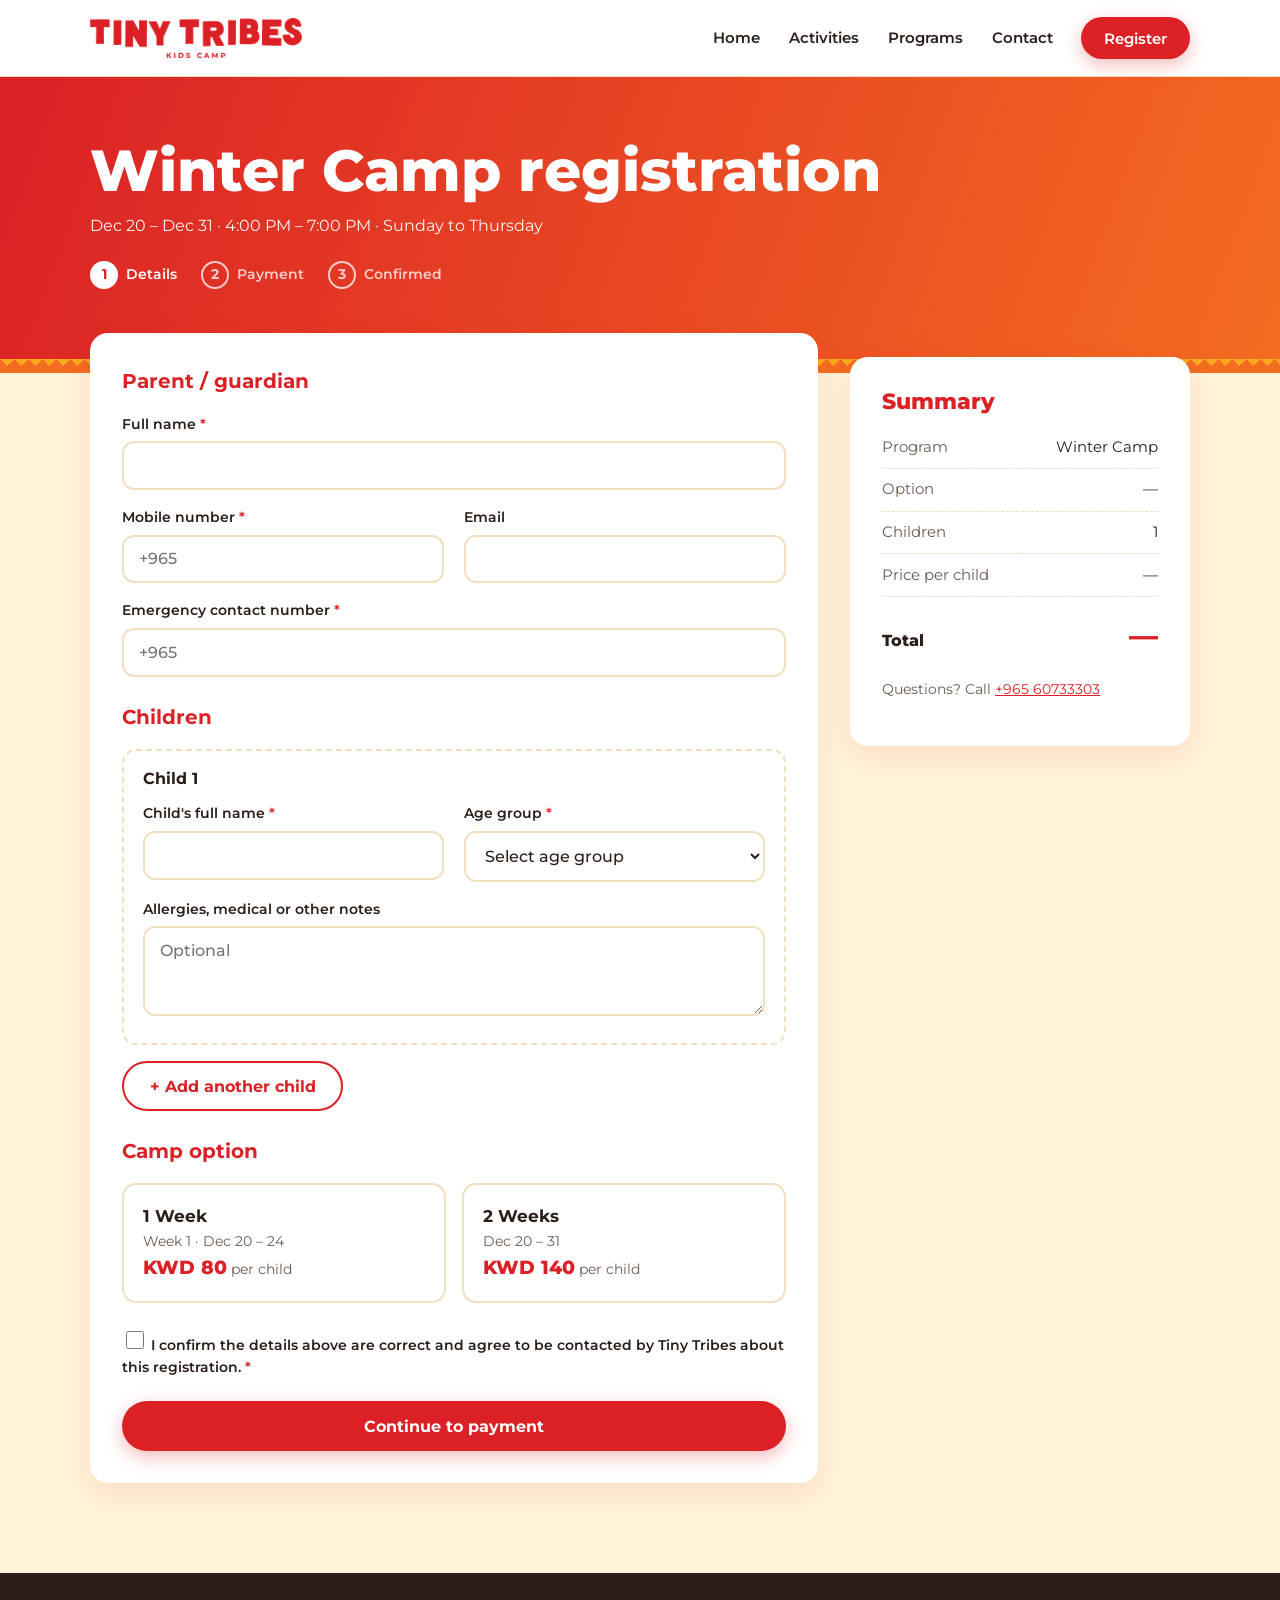
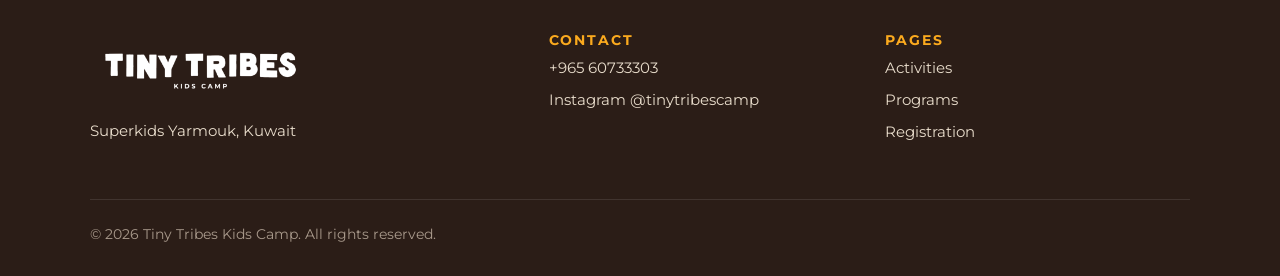
<file: register.html>
<!DOCTYPE html>
<html lang="en">
<head>
  <meta charset="UTF-8">
  <meta name="viewport" content="width=device-width, initial-scale=1">
  <script>(function(){function c(){try{if(sessionStorage.getItem("tt-hat")){sessionStorage.removeItem("tt-hat");document.documentElement.classList.add("hat-in");}}catch(e){}}if(document.prerendering){document.addEventListener("prerenderingchange",c,{once:true});}else{c();}})();</script>
  <title>Register | Tiny Tribes Kids Camp</title>
  <meta name="description" content="Register your child for Tiny Tribes Winter Camp in Kuwait.">
  <link rel="icon" href="assets/img/favicon.png">
  <link rel="preload" href="assets/fonts/montserrat-latin.woff2" as="font" type="font/woff2" crossorigin>
  <link rel="stylesheet" href="css/style.css?v=20">
  <script src="js/data.js?v=20" defer></script>
  <script src="js/store.js?v=21" defer></script>
  <script src="js/main.js?v=20" defer></script>
  <script type="speculationrules">{"prerender":[{"source":"document","where":{"href_matches":"*.html*"},"eagerness":"moderate"}]}</script>
</head>
<body>
  <a class="skip-link" href="#main">Skip to content</a>

  <header class="site-header">
    <nav class="container nav" aria-label="Main">
      <a class="brand" href="index.html"><img src="assets/img/logo.png" alt="Tiny Tribes Kids Camp" width="212" height="40"></a>
      <button class="nav-toggle" aria-expanded="false" aria-controls="nav-links" aria-label="Open menu">
        <span></span><span></span><span></span>
      </button>
      <ul class="nav-links" id="nav-links">
        <li><a href="index.html">Home</a></li>
        <li><a href="gallery.html">Activities</a></li>
        <li><a href="program.html">Programs</a></li>
        <li><a href="index.html#contact">Contact</a></li>
        <li><a class="btn btn-primary" href="register.html" aria-current="page">Register</a></li>
      </ul>
    </nav>
  </header>

  <main id="main">
    <section class="page-hero">
      <div class="container">
        <h1 id="page-title">Registration</h1>
        <p id="page-subtitle"></p>
        <ol class="steps" aria-label="Progress">
          <li class="active" aria-current="step">Details</li>
          <li>Payment</li>
          <li>Confirmed</li>
        </ol>
      </div>
    </section>
    <div class="band" aria-hidden="true"></div>

    <section style="padding-top:0">
      <div class="container form-layout">
        <form id="registration-form" class="card" novalidate>
          <div class="field hidden" id="program-field" style="margin-bottom:1.5rem">
            <label for="program">Program <span class="req">*</span></label>
            <select id="program" name="program" required></select>
          </div>

          <fieldset>
            <legend>Parent / guardian</legend>
            <div class="grid-2">
              <div class="field full">
                <label for="parent-name">Full name <span class="req">*</span></label>
                <input id="parent-name" name="parent-name" type="text" autocomplete="name" required>
                <span class="error">Please enter your full name.</span>
              </div>
              <div class="field">
                <label for="parent-phone">Mobile number <span class="req">*</span></label>
                <input id="parent-phone" name="parent-phone" type="tel" autocomplete="tel" placeholder="+965" required>
                <span class="error">Please enter a valid phone number.</span>
              </div>
              <div class="field">
                <label for="parent-email">Email</label>
                <input id="parent-email" name="parent-email" type="email" autocomplete="email">
                <span class="error">Please enter a valid email address.</span>
              </div>
              <div class="field full">
                <label for="emergency-phone">Emergency contact number <span class="req">*</span></label>
                <input id="emergency-phone" name="emergency-phone" type="tel" placeholder="+965" required>
                <span class="error">Please enter a valid phone number.</span>
              </div>
            </div>
          </fieldset>

          <fieldset>
            <legend>Children</legend>
            <div id="children"></div>
            <button type="button" class="btn btn-secondary" id="add-child">+ Add another child</button>
          </fieldset>

          <fieldset>
            <legend>Camp option</legend>
            <div class="option-cards" id="option-cards"></div>
            <p class="error hidden" id="option-error" style="color:var(--red);font-weight:600;font-size:.85rem">Please choose a camp option.</p>
          </fieldset>

          <div class="field">
            <label class="check">
              <input type="checkbox" id="consent" name="consent" required>
              <span>I confirm the details above are correct and agree to be contacted by Tiny Tribes about this registration. <span class="req">*</span></span>
            </label>
            <span class="error">Please confirm to continue.</span>
          </div>

          <button type="submit" class="btn btn-primary" style="margin-top:1rem;width:100%">Continue to payment</button>
        </form>

        <aside class="card summary" aria-labelledby="summary-title">
          <h2 id="summary-title">Summary</h2>
          <div class="summary-row"><span>Program</span><span id="sum-program">—</span></div>
          <div class="summary-row"><span>Option</span><span id="sum-option">—</span></div>
          <div class="summary-row"><span>Children</span><span id="sum-children">1</span></div>
          <div class="summary-row"><span>Price per child</span><span id="sum-price">—</span></div>
          <div class="summary-total"><span>Total</span><span class="amount" id="sum-total">—</span></div>
          <p class="hint" style="margin-top:1.2rem">Questions? Call <a href="tel:+96560733303">+965 60733303</a></p>
        </aside>
      </div>
    </section>
  </main>

  <!-- Template for each child; cloned by js/main.js -->
  <template id="child-template">
    <div class="child-block">
      <h3>Child 1</h3>
      <button type="button" class="remove-child">Remove</button>
      <div class="grid-2">
        <div class="field">
          <label>Child's full name <span class="req">*</span></label>
          <input type="text" data-name="child-name" required>
          <span class="error">Please enter the child's name.</span>
        </div>
        <div class="field">
          <label>Age group <span class="req">*</span></label>
          <select data-name="child-age" required>
            <option value="">Select age group</option>
          </select>
          <span class="error">Please choose an age group.</span>
        </div>
        <div class="field full">
          <label>Allergies, medical or other notes</label>
          <textarea data-name="child-notes" placeholder="Optional"></textarea>
        </div>
      </div>
    </div>
  </template>

  <footer class="site-footer">
    <div class="container">
      <div class="footer-grid">
        <div>
          <img src="assets/img/logo-full.png" alt="Tiny Tribes Kids Camp" width="222" height="70" loading="lazy">
          <p>Superkids Yarmouk, Kuwait</p>
        </div>
        <div>
          <h3>Contact</h3>
          <ul>
            <li><a href="tel:+96560733303">+965 60733303</a></li>
            <li><a href="https://instagram.com/tinytribescamp" target="_blank" rel="noopener">Instagram @tinytribescamp</a></li>
          </ul>
        </div>
        <div>
          <h3>Pages</h3>
          <ul>
            <li><a href="gallery.html">Activities</a></li>
            <li><a href="program.html">Programs</a></li>
            <li><a href="register.html">Registration</a></li>
          </ul>
        </div>
      </div>
      <div class="footer-bottom">© <span data-year>2026</span> Tiny Tribes Kids Camp. All rights reserved.</div>
    </div>
  </footer>
</body>
</html>
</file>
<file: css/style.css>
/* ==========================================================
   Tiny Tribes Kids Camp – shared stylesheet
   Brand palette and fonts from the Tiny Tribes brand guide.
   ========================================================== */

/* Primary brand font. When you have the font file, save it as
   assets/fonts/WonkyFont.woff2 and remove the comment marks
   around the block below. Until then headings use Montserrat.
@font-face {
  font-family: "Wonky";
  src: url("../assets/fonts/WonkyFont.woff2") format("woff2");
  font-display: swap;
}
*/

/* Montserrat, hosted with the site (no outside font requests) */
@font-face {
  font-family: "Montserrat";
  font-style: normal;
  font-weight: 400 800;
  font-display: swap;
  src: url("../assets/fonts/montserrat-latin.woff2") format("woff2");
}

/* Arriving from another page: the same hat is shown first, then gently fades away,
   so the change of page is one smooth movement with no blank flash. */
html.hat-in body::after {
  content: "";
  position: fixed;
  inset: 0;
  z-index: 1000;
  background: var(--cream) url("../assets/img/hat.svg") center 46% / 210px auto no-repeat;
  pointer-events: none;
  animation: hat-out .35s ease .08s forwards;
}
@keyframes hat-out { to { opacity: 0; visibility: hidden; } }

/* ---------- Page-change hat (brand feathers) ---------- */
.hat-loader {
  position: fixed;
  inset: 0;
  z-index: 1000;
  display: grid;
  place-items: center;
  background: var(--cream);
  opacity: 0;
  visibility: hidden;
  transition: opacity .2s ease, visibility 0s linear .2s;
}
.hat-loader.show { opacity: 1; visibility: visible; transition: opacity .15s ease; }
.hat-loader svg { width: 210px; height: auto; overflow: visible; }
.hat-loader.show .hat { animation: hat-drop .55s cubic-bezier(.3, 1.5, .5, 1) both; transform-origin: 100px 120px; }
.hat-loader .feather { transform-box: fill-box; transform-origin: 50% 100%; }
.hat-loader.show .feather { animation: wiggle .5s ease-in-out .3s infinite alternate; }
.hat-loader.show .feather.f2 { animation-delay: .4s; }
.hat-loader.show .feather.f3 { animation-delay: .5s; }
.hat-loader .dots { display: flex; gap: 6px; justify-content: center; margin-top: 10px; }
.hat-loader .dots span { width: 8px; height: 8px; border-radius: 50%; background: var(--orange); animation: dot .9s ease-in-out infinite; }
.hat-loader .dots span:nth-child(2) { animation-delay: .15s; background: var(--red); }
.hat-loader .dots span:nth-child(3) { animation-delay: .3s; background: var(--yellow); }
@keyframes hat-drop {
  0% { transform: translateY(-140px) rotate(-12deg) scale(.7); opacity: 0; }
  60% { transform: translateY(8px) rotate(4deg) scale(1.05); opacity: 1; }
  100% { transform: none; }
}
@keyframes wiggle { from { transform: rotate(-6deg); } to { transform: rotate(6deg); } }
@keyframes dot { 0%, 100% { transform: translateY(0); } 50% { transform: translateY(-8px); } }
@media (prefers-reduced-motion: reduce) {
  .hat-loader.show .hat, .hat-loader.show .feather, .hat-loader .dots span { animation: none; }
}

:root {
  /* Primary palette */
  --red: #db2126;
  --orange: #f36c21;
  --yellow: #fbaa1e;
  /* Secondary palette */
  --coral: #ef7e4b;
  --sand: #f8b864;
  --cream: #fff3d8;

  --ink: #2b1d17;
  --muted: #6b5a50;
  --white: #ffffff;
  --line: #f1dfbf;

  --font-display: "Wonky", "Montserrat", system-ui, sans-serif;
  --font-body: "Montserrat", system-ui, -apple-system, "Segoe UI", sans-serif;

  --radius: 18px;
  --shadow: 0 10px 30px rgba(219, 33, 38, 0.10);
  --max: 1140px;
}

*,
*::before,
*::after { box-sizing: border-box; }

html { scroll-behavior: smooth; }

body {
  margin: 0;
  font-family: var(--font-body);
  color: var(--ink);
  background: var(--cream);
  line-height: 1.6;
  -webkit-font-smoothing: antialiased;
}

img { max-width: 100%; display: block; }

a { color: var(--red); }

h1, h2, h3 {
  font-family: var(--font-display);
  line-height: 1.15;
  margin: 0 0 .5em;
  color: var(--red);
}

h1 { font-size: clamp(2.2rem, 5vw, 3.6rem); font-weight: 800; }
h2 { font-size: clamp(1.8rem, 3.5vw, 2.6rem); font-weight: 800; }
h3 { font-size: 1.2rem; font-weight: 700; }

.container {
  width: 100%;
  max-width: var(--max);
  margin: 0 auto;
  padding: 0 20px;
}

.eyebrow {
  display: inline-block;
  font-size: .78rem;
  font-weight: 700;
  letter-spacing: .18em;
  text-transform: uppercase;
  color: var(--orange);
  margin-bottom: .6rem;
}

.skip-link {
  position: absolute;
  left: -999px;
  top: 0;
  background: var(--red);
  color: var(--white);
  padding: 10px 16px;
  z-index: 100;
}
.skip-link:focus { left: 10px; }

/* ---------- Buttons ---------- */
.btn {
  display: inline-flex;
  align-items: center;
  justify-content: center;
  gap: .5rem;
  padding: .85rem 1.6rem;
  border-radius: 999px;
  border: 2px solid transparent;
  font: 700 1rem var(--font-body);
  text-decoration: none;
  cursor: pointer;
  transition: transform .15s ease, background-color .15s ease, box-shadow .15s ease;
}
.btn:hover { transform: translateY(-2px); }
.btn:focus-visible { outline: 3px solid var(--yellow); outline-offset: 3px; }
.btn-primary { background: var(--red); color: var(--white); box-shadow: 0 6px 18px rgba(219, 33, 38, .3); }
.btn-primary:hover { background: #c21b20; }
.btn-secondary { background: transparent; color: var(--red); border-color: var(--red); }
.btn-secondary:hover { background: var(--red); color: var(--white); }
.btn-light { background: var(--white); color: var(--red); }
.btn[disabled] { opacity: .6; cursor: not-allowed; transform: none; }

/* ---------- Header ---------- */
.site-header {
  position: sticky;
  top: 0;
  z-index: 50;
  background: var(--white);
  border-bottom: 1px solid var(--line);
}
.nav {
  display: flex;
  align-items: center;
  justify-content: space-between;
  height: 76px;
}
.brand img { height: 40px; width: auto; }
.nav-links {
  display: flex;
  align-items: center;
  gap: 1.8rem;
  list-style: none;
  margin: 0;
  padding: 0;
}
.nav-links a {
  color: var(--ink);
  font-weight: 600;
  text-decoration: none;
  font-size: .95rem;
}
.nav-links a:hover,
.nav-links a[aria-current="page"] { color: var(--red); }
.nav-links .btn,
.nav-links .btn[aria-current="page"] { color: var(--white); padding: .6rem 1.3rem; }

/* Menu button: three lines that turn smoothly into an X */
.nav-toggle {
  display: none;
  position: relative;
  width: 44px;
  height: 44px;
  background: none;
  border: 0;
  padding: 0;
  cursor: pointer;
  -webkit-tap-highlight-color: transparent;
}
.nav-toggle span {
  position: absolute;
  left: 9px;
  top: 50%;
  width: 26px;
  height: 3px;
  margin-top: -1.5px;
  background: var(--red);
  border-radius: 2px;
  transition: transform .32s cubic-bezier(.65, 0, .35, 1), opacity .2s ease;
  will-change: transform;
}
.nav-toggle span:nth-child(1) { transform: translateY(-8px); }
.nav-toggle span:nth-child(3) { transform: translateY(8px); }
.nav-toggle[aria-expanded="true"] span:nth-child(1) { transform: rotate(45deg); }
.nav-toggle[aria-expanded="true"] span:nth-child(2) { opacity: 0; transform: scaleX(.2); }
.nav-toggle[aria-expanded="true"] span:nth-child(3) { transform: rotate(-45deg); }

@media (max-width: 820px) {
  .nav-toggle { display: block; }
  .nav-links {
    position: absolute;
    top: 76px;
    left: 0;
    right: 0;
    flex-direction: column;
    gap: 0;
    background: var(--white);
    border-bottom: 1px solid var(--line);
    box-shadow: 0 14px 24px rgba(43, 29, 23, .08);
    padding: .5rem 20px 1.2rem;
    /* hidden but ready, so it can slide instead of popping */
    opacity: 0;
    visibility: hidden;
    transform: translateY(-10px);
    pointer-events: none;
    transition: opacity .25s ease, transform .3s cubic-bezier(.2, .8, .2, 1), visibility 0s linear .3s;
  }
  .nav-links.open {
    opacity: 1;
    visibility: visible;
    transform: none;
    pointer-events: auto;
    transition: opacity .25s ease, transform .3s cubic-bezier(.2, .8, .2, 1), visibility 0s;
  }
  .nav-links li { width: 100%; }
  .nav-links a { display: block; padding: .8rem 0; }
  .nav-links .btn { margin-top: .5rem; width: 100%; }
}

/* ---------- Hero ---------- */
.hero {
  position: relative;
  color: var(--white);
  background: var(--red) url("../assets/img/hero.webp") center / cover no-repeat;
  isolation: isolate;
}
.hero::before {
  content: "";
  position: absolute;
  inset: 0;
  background: linear-gradient(100deg, rgba(219, 33, 38, .92) 0%, rgba(243, 108, 33, .78) 55%, rgba(251, 170, 30, .35) 100%);
  z-index: -1;
}
.hero-inner { padding: 110px 20px 120px; max-width: var(--max); margin: 0 auto; }
.hero h1 { color: var(--white); max-width: 14ch; }
.hero .eyebrow { color: var(--cream); }
.hero p { font-size: 1.15rem; max-width: 46ch; margin: 0 0 2rem; }
.hero-actions { display: flex; flex-wrap: wrap; gap: 1rem; }
.hero .btn-secondary { color: var(--white); border-color: var(--white); }
.hero .btn-secondary:hover { background: var(--white); color: var(--red); }

/* Patterned band, echoing the bar under the feather in the logo */
.band {
  height: 14px;
  background:
    linear-gradient(135deg, var(--yellow) 25%, transparent 25%) -7px 0 / 14px 14px,
    linear-gradient(225deg, var(--yellow) 25%, transparent 25%) -7px 0 / 14px 14px,
    var(--orange);
}

/* ---------- Sections ---------- */
section { padding: 90px 0; }
.section-head { text-align: center; max-width: 640px; margin: 0 auto 3rem; }
.section-head p { color: var(--muted); margin: 0; }
.bg-white { background: var(--white); }

/* Quick facts strip */
.facts {
  display: grid;
  grid-template-columns: repeat(4, 1fr);
  gap: 1rem;
  margin-top: -60px;
  position: relative;
}
.fact {
  background: var(--white);
  border-radius: var(--radius);
  padding: 1.4rem 1.2rem;
  box-shadow: var(--shadow);
  border-top: 5px solid var(--orange);
}
.fact:nth-child(2) { border-top-color: var(--yellow); }
.fact:nth-child(3) { border-top-color: var(--red); }
.fact:nth-child(4) { border-top-color: var(--coral); }
.fact small {
  display: block;
  font-size: .72rem;
  font-weight: 700;
  letter-spacing: .14em;
  text-transform: uppercase;
  color: var(--muted);
}
.fact strong { font-size: 1.05rem; }
.facts-section { padding: 0 0 30px; }

@media (max-width: 820px) {
  .facts { grid-template-columns: repeat(2, 1fr); }
}

/* Activities grid */
.activities {
  display: grid;
  grid-template-columns: repeat(3, 1fr);
  gap: 1.5rem;
}
.activity {
  position: relative;
  border-radius: var(--radius);
  overflow: hidden;
  background: var(--white);
  box-shadow: var(--shadow);
  cursor: pointer;
  border: 0;
  padding: 0;
  text-align: left;
  font: inherit;
  color: inherit;
}
.activity img {
  aspect-ratio: 3 / 2;
  object-fit: cover;
  width: 100%;
  transition: transform .4s ease;
}
.activity:hover img,
.activity:focus-visible img { transform: scale(1.05); }
.activity:focus-visible { outline: 3px solid var(--orange); outline-offset: 3px; }
.activity figcaption,
.activity .activity-label {
  display: flex;
  align-items: center;
  gap: .6rem;
  padding: 1rem 1.2rem;
  font-family: var(--font-display);
  font-weight: 700;
  font-size: 1.1rem;
  color: var(--red);
}
.activity .dot {
  width: 12px;
  height: 12px;
  border-radius: 50%;
  background: var(--orange);
  flex: none;
}
@media (max-width: 900px) { .activities { grid-template-columns: repeat(2, 1fr); } }
@media (max-width: 560px) { .activities { grid-template-columns: 1fr; } }

/* Lightbox */
.lightbox {
  border: 0;
  padding: 0;
  max-width: min(960px, 92vw);
  border-radius: var(--radius);
  background: var(--white);
  overflow: hidden;
}
.lightbox::backdrop { background: rgba(43, 29, 23, .8); }
.lightbox img { width: 100%; height: auto; }
.lightbox-bar {
  display: flex;
  align-items: center;
  justify-content: space-between;
  padding: .8rem 1.2rem;
  gap: 1rem;
}
.lightbox-bar h3 { margin: 0; }
.lightbox-close {
  background: var(--cream);
  border: 0;
  border-radius: 50%;
  width: 40px;
  height: 40px;
  font-size: 1.4rem;
  line-height: 1;
  cursor: pointer;
  color: var(--red);
}

/* Camp details / pricing */
.split {
  display: grid;
  grid-template-columns: 1fr 1fr;
  gap: 3rem;
  align-items: start;
}
@media (max-width: 860px) { .split { grid-template-columns: 1fr; } }

.detail-list { list-style: none; padding: 0; margin: 1.5rem 0 0; }
.detail-list li {
  display: flex;
  gap: 1rem;
  padding: .9rem 0;
  border-bottom: 1px dashed var(--line);
}
.detail-list li span:first-child { font-weight: 700; min-width: 7.5rem; color: var(--muted); }

.ages { display: flex; flex-wrap: wrap; gap: .5rem; margin: 0; padding: 0; list-style: none; }
.ages li {
  background: var(--cream);
  color: var(--red);
  font-weight: 700;
  padding: .35rem .9rem;
  border-radius: 999px;
  font-size: .9rem;
}

.price-cards { display: grid; grid-template-columns: 1fr 1fr; gap: 1.2rem; }
@media (max-width: 520px) { .price-cards { grid-template-columns: 1fr; } }
.price-card {
  background: var(--white);
  border: 2px solid var(--line);
  border-radius: var(--radius);
  padding: 1.8rem 1.5rem;
  text-align: center;
}
.price-card.featured { border-color: var(--orange); background: linear-gradient(180deg, #fff 0%, var(--cream) 100%); }
.price-card h3 { color: var(--ink); }
.price {
  font-family: var(--font-display);
  font-size: 2.6rem;
  font-weight: 800;
  color: var(--red);
  line-height: 1;
  margin: .4rem 0;
}
.price small { font-size: 1rem; font-family: var(--font-body); color: var(--muted); }
.price-card p { color: var(--muted); font-size: .92rem; margin: .4rem 0 1.2rem; }

/* About */
.about { background: var(--red); color: var(--white); }
.about h2 { color: var(--white); }
.about .eyebrow { color: var(--yellow); }
.about p { max-width: 60ch; font-size: 1.1rem; }

/* CTA */
.cta {
  background: linear-gradient(120deg, var(--orange), var(--yellow));
  border-radius: 28px;
  padding: 3.5rem 2rem;
  text-align: center;
  color: var(--white);
}
.cta h2 { color: var(--white); }
.cta p { margin: 0 auto 1.8rem; max-width: 50ch; }

/* ---------- Page header for inner pages ---------- */
.page-hero {
  background: linear-gradient(110deg, var(--red), var(--orange));
  color: var(--white);
  padding: 60px 0 70px;
}
.page-hero h1 { color: var(--white); margin: 0; }
.page-hero p { margin: .6rem 0 0; opacity: .95; }

/* Steps indicator */
.steps {
  display: flex;
  gap: .5rem;
  list-style: none;
  padding: 0;
  margin: 1.4rem 0 0;
  counter-reset: step;
  flex-wrap: wrap;
}
.steps li {
  counter-increment: step;
  display: flex;
  align-items: center;
  gap: .5rem;
  font-weight: 600;
  font-size: .9rem;
  opacity: .75;
}
.steps li::before {
  content: counter(step);
  display: grid;
  place-items: center;
  width: 28px;
  height: 28px;
  border-radius: 50%;
  border: 2px solid var(--white);
  font-weight: 700;
}
.steps li + li::after { content: none; }
.steps li.active { opacity: 1; }
.steps li.active::before { background: var(--white); color: var(--red); }
.steps li.done::before { content: "✓"; background: var(--yellow); border-color: var(--yellow); color: var(--ink); }
.steps li:not(:last-child) { margin-right: 1rem; }

/* ---------- Forms ---------- */
.form-layout {
  display: grid;
  grid-template-columns: 1fr 340px;
  gap: 2rem;
  align-items: start;
  margin-top: -40px;
}
@media (max-width: 900px) { .form-layout { grid-template-columns: 1fr; } }

.card {
  background: var(--white);
  border-radius: var(--radius);
  box-shadow: var(--shadow);
  padding: 2rem;
}
@media (max-width: 560px) { .card { padding: 1.4rem; } }

.card + .card { margin-top: 1.5rem; }

fieldset { border: 0; padding: 0; margin: 0 0 1.5rem; }
legend {
  font-family: var(--font-display);
  font-weight: 700;
  font-size: 1.25rem;
  color: var(--red);
  margin-bottom: 1rem;
  padding: 0;
}

.grid-2 { display: grid; grid-template-columns: 1fr 1fr; gap: 1rem 1.2rem; }
@media (max-width: 600px) { .grid-2 { grid-template-columns: 1fr; } }
.full { grid-column: 1 / -1; }

.field label {
  display: block;
  font-weight: 600;
  font-size: .9rem;
  margin-bottom: .35rem;
}
.field .req { color: var(--red); }
.field input,
.field select,
.field textarea {
  width: 100%;
  padding: .8rem .95rem;
  border: 2px solid var(--line);
  border-radius: 12px;
  font: 500 1rem var(--font-body);
  color: var(--ink);
  background: var(--white);
  transition: border-color .15s ease, box-shadow .15s ease;
}
.field textarea { min-height: 90px; resize: vertical; }
.field input:focus,
.field select:focus,
.field textarea:focus {
  outline: none;
  border-color: var(--orange);
  box-shadow: 0 0 0 4px rgba(243, 108, 33, .15);
}
.field.invalid input,
.field.invalid select,
.field.invalid textarea { border-color: var(--red); }
.field .error {
  display: none;
  color: var(--red);
  font-size: .82rem;
  font-weight: 600;
  margin-top: .3rem;
}
.field.invalid .error { display: block; }
.hint { color: var(--muted); font-size: .85rem; }

.child-block {
  border: 2px dashed var(--line);
  border-radius: 14px;
  padding: 1.2rem;
  margin-bottom: 1rem;
  position: relative;
}
.child-block h3 { font-size: 1rem; color: var(--ink); margin-bottom: .9rem; }
.remove-child {
  position: absolute;
  top: .8rem;
  right: .8rem;
  background: none;
  border: 0;
  color: var(--red);
  font-weight: 700;
  cursor: pointer;
  font-size: .85rem;
}

.option-cards { display: grid; grid-template-columns: 1fr 1fr; gap: 1rem; }
@media (max-width: 600px) { .option-cards { grid-template-columns: 1fr; } }
.option-card { position: relative; }
.option-card input { position: absolute; opacity: 0; pointer-events: none; }
.option-card label {
  display: block;
  border: 2px solid var(--line);
  border-radius: 14px;
  padding: 1.1rem 1.2rem;
  cursor: pointer;
  transition: border-color .15s ease, background-color .15s ease;
}
.option-card label strong { display: block; font-size: 1.05rem; }
.option-card label .amount { color: var(--red); font-weight: 800; font-size: 1.2rem; }
.option-card label .meta { color: var(--muted); font-size: .88rem; display: block; }
.option-card input:checked + label { border-color: var(--orange); background: var(--cream); }
.option-card input:focus-visible + label { outline: 3px solid var(--yellow); outline-offset: 2px; }

.check {
  display: flex;
  gap: .7rem;
  align-items: flex-start;
  font-size: .92rem;
}
.check input { margin-top: .3rem; width: 18px; height: 18px; accent-color: var(--red); flex: none; }

/* Summary sidebar */
.summary { position: sticky; top: 100px; }
.summary h2 { font-size: 1.4rem; }
.summary-row {
  display: flex;
  justify-content: space-between;
  gap: 1rem;
  padding: .55rem 0;
  border-bottom: 1px dashed var(--line);
  font-size: .95rem;
}
.summary-row span:first-child { color: var(--muted); }
.summary-total {
  display: flex;
  justify-content: space-between;
  align-items: baseline;
  margin-top: 1rem;
  font-weight: 800;
}
.summary-total .amount {
  font-family: var(--font-display);
  font-size: 1.8rem;
  color: var(--red);
}

.notice {
  background: var(--cream);
  border-left: 5px solid var(--yellow);
  border-radius: 10px;
  padding: .9rem 1.1rem;
  font-size: .9rem;
  margin-bottom: 1.5rem;
}

/* Payment methods */
.pay-methods { display: grid; gap: .8rem; }
.pay-method label { display: flex; align-items: center; justify-content: space-between; gap: 1rem; }
.pay-badge {
  font-weight: 800;
  font-size: .8rem;
  letter-spacing: .08em;
  padding: .35rem .7rem;
  border-radius: 8px;
  background: var(--ink);
  color: var(--white);
}

.success { text-align: center; padding: 3rem 2rem; }
.success-icon {
  width: 72px;
  height: 72px;
  border-radius: 50%;
  background: var(--yellow);
  color: var(--ink);
  display: grid;
  place-items: center;
  font-size: 2rem;
  margin: 0 auto 1rem;
}
.ref { font-family: ui-monospace, Consolas, monospace; background: var(--cream); padding: .2rem .5rem; border-radius: 6px; }

.hidden { display: none !important; }

/* ---------- Footer ---------- */
.site-footer {
  background: var(--ink);
  color: #e8dccb;
  padding: 60px 0 30px;
  font-size: .95rem;
}
.footer-grid {
  display: grid;
  grid-template-columns: 1.4fr 1fr 1fr;
  gap: 2rem;
}
@media (max-width: 760px) { .footer-grid { grid-template-columns: 1fr; } }
.site-footer img { height: 70px; width: auto; margin-bottom: 1rem; }
.site-footer h3 { color: var(--yellow); font-family: var(--font-body); font-size: .85rem; letter-spacing: .14em; text-transform: uppercase; }
.site-footer ul { list-style: none; padding: 0; margin: 0; }
.site-footer li { margin-bottom: .5rem; }
.site-footer a { color: #e8dccb; text-decoration: none; }
.site-footer a:hover { color: var(--white); }
.footer-bottom {
  border-top: 1px solid rgba(255, 255, 255, .1);
  margin-top: 2.5rem;
  padding-top: 1.5rem;
  font-size: .85rem;
  color: #a8998b;
}

/* Reveal on scroll */
.reveal { opacity: 0; transform: translateY(20px); transition: opacity .6s ease, transform .6s ease; }
.reveal.visible { opacity: 1; transform: none; }

@media (prefers-reduced-motion: reduce) {
  html { scroll-behavior: auto; }
  .reveal { opacity: 1; transform: none; transition: none; }
  .btn, .activity img { transition: none; }
}

/* ==========================================================
   Categories, gallery, programs and seasons
   ========================================================== */
.center { text-align: center; }
.inline { display: inline !important; }
.h1 { font-size: clamp(2.2rem, 5vw, 3.6rem); }

.badge {
  display: inline-block;
  font-size: .72rem;
  font-weight: 800;
  letter-spacing: .1em;
  text-transform: uppercase;
  padding: .3rem .7rem;
  border-radius: 999px;
  background: var(--yellow);
  color: var(--ink);
}

/* Activity categories: compact tiles that open the gallery */
.categories {
  display: grid;
  grid-template-columns: repeat(3, 1fr);
  gap: 1.2rem;
}
.category {
  display: flex;
  align-items: center;
  gap: 1rem;
  padding: .7rem;
  background: var(--white);
  border-radius: var(--radius);
  box-shadow: var(--shadow);
  text-decoration: none;
  color: var(--ink);
  transition: transform .2s ease, box-shadow .2s ease;
}
@media (hover: hover) { .category:hover { transform: translateY(-3px); box-shadow: 0 14px 30px rgba(219, 33, 38, .16); } }
.category:active { transform: scale(.98); }
.category:focus-visible { outline: 3px solid var(--orange); outline-offset: 3px; }
.category img {
  width: 96px;
  height: 96px;
  flex: none;
  border-radius: 12px;
  object-fit: cover;
}
.category strong {
  display: block;
  font-family: var(--font-display);
  color: var(--red);
  font-size: 1.05rem;
  line-height: 1.25;
}
.category small { color: var(--muted); font-weight: 600; }
.category::after {
  content: "\203A";
  margin-left: auto;
  padding-right: .4rem;
  font-size: 1.8rem;
  color: var(--orange);
  line-height: 1;
}
@media (max-width: 900px) { .categories { grid-template-columns: repeat(2, 1fr); } }
@media (max-width: 560px) {
  .categories { grid-template-columns: 1fr; gap: .7rem; }
  .category { padding: .5rem; }
  .category img { width: 64px; height: 64px; border-radius: 10px; }
}

/* Program teasers on home page */
.program-teasers { display: grid; grid-template-columns: 1fr 1fr; gap: 1.5rem; }
@media (max-width: 700px) { .program-teasers { grid-template-columns: 1fr; } }
.program-teaser {
  position: relative;
  overflow: hidden;
  display: block;
  padding: 2rem;
  border-radius: 24px;
  text-decoration: none;
  color: var(--white);
  min-height: 220px;
  transition: transform .2s ease;
}
.program-teaser:hover { transform: translateY(-3px); }
.program-teaser.winter { background: linear-gradient(140deg, #1e3a6b, #3f78c2); }
.program-teaser.summer { background: linear-gradient(140deg, var(--orange), var(--yellow)); }
.program-teaser h3 { color: var(--white); font-size: 1.8rem; margin-top: .8rem; }
.program-teaser p { margin: .2rem 0; }
.program-teaser .link { display: inline-block; margin-top: 1rem; font-weight: 700; }
.program-teaser { padding-right: 180px; min-height: 240px; }
.program-teaser > :not(.kid) { position: relative; z-index: 1; }
.kid {
  position: absolute;
  right: 14px;
  bottom: 0;
  width: 150px;
  height: auto;
  transition: transform .3s ease;
}
.program-teaser:hover .kid { transform: translateY(-6px) rotate(-2deg); }
.kid .pupil { transition: transform .08s linear; }
.kid .lid { transform-box: fill-box; transform-origin: 50% 0; transform: scaleY(0); animation: blink 5s infinite; }
.kid-summer .lid { animation-delay: 1.7s; }
@keyframes blink { 0%, 94%, 100% { transform: scaleY(0); } 96% { transform: scaleY(1); } }
.kid .pompom { transform-box: fill-box; transform-origin: 50% 100%; animation: bob 2.4s ease-in-out infinite; }
.kid .scarf-tail { transform-box: fill-box; transform-origin: 50% 0; animation: sway 2s ease-in-out infinite alternate; }
@keyframes bob { 50% { transform: translateY(-3px); } }
@keyframes sway { from { transform: rotate(-5deg); } to { transform: rotate(5deg); } }
@media (max-width: 560px) {
  .program-teaser { padding: 1.6rem 130px 1.6rem 1.4rem; min-height: 210px; }
  .kid { width: 112px; right: 8px; }
}
@media (prefers-reduced-motion: reduce) {
  .kid .lid, .kid .pompom, .kid .scarf-tail { animation: none; }
}

/* Chips (gallery tabs, program switch) */
.chips, .program-switch {
  display: flex;
  gap: .5rem;
  overflow-x: auto;
  padding: .3rem 0 1rem;
  scrollbar-width: none;
}
.chips::-webkit-scrollbar { display: none; }
.chip {
  flex: none;
  border: 2px solid var(--line);
  background: var(--white);
  color: var(--ink);
  border-radius: 999px;
  padding: .5rem 1rem;
  font: 600 .9rem var(--font-body);
  cursor: pointer;
  text-decoration: none;
  white-space: nowrap;
}
.chip:hover { border-color: var(--orange); }
.chip[aria-pressed="true"] { background: var(--red); border-color: var(--red); color: var(--white); }

/* Gallery grid */
.photo-grid {
  display: grid;
  grid-template-columns: repeat(4, 1fr);
  gap: .8rem;
  margin-top: .5rem;
}
@media (max-width: 900px) { .photo-grid { grid-template-columns: repeat(3, 1fr); } }
@media (max-width: 560px) { .photo-grid { grid-template-columns: repeat(2, 1fr); gap: .5rem; } }
.photo {
  border: 0;
  padding: 0;
  background: var(--line);
  border-radius: 12px;
  overflow: hidden;
  cursor: zoom-in;
  aspect-ratio: 1;
}
.photo img { width: 100%; height: 100%; object-fit: cover; transition: transform .3s ease; }
.photo:hover img { transform: scale(1.06); }
.photo:focus-visible { outline: 3px solid var(--orange); outline-offset: 2px; }

.gallery-lightbox { background: #111; max-width: min(1000px, 96vw); }
.gallery-lightbox img { height: min(78vh, 680px); width: 100%; object-fit: contain; background: #111; }
@media (hover: none) { .photo:hover img { transform: none; } }
.gallery-lightbox .lightbox-bar { background: var(--white); }
.lightbox-caption { font-weight: 700; color: var(--red); }
.lb-nav {
  position: absolute;
  top: 40%;
  transform: translateY(-50%);
  width: 46px;
  height: 46px;
  border-radius: 50%;
  border: 0;
  background: rgba(255, 255, 255, .9);
  color: var(--red);
  font-size: 2rem;
  line-height: 1;
  cursor: pointer;
}
.lb-prev { left: 10px; }
.lb-next { right: 10px; }

/* ---------- Program page seasons ---------- */
.program-switch {
  position: sticky;
  top: 76px;
  z-index: 20;
  background: var(--cream);
  padding: .8rem 20px;
  justify-content: center;
  max-width: none;
  margin: 0;
}
.season {
  position: relative;
  overflow: hidden;
  padding: 80px 0;
  min-height: 90vh;
  display: flex;
  align-items: center;
  scroll-margin-top: 130px;
}
.season-inner {
  position: relative;
  z-index: 2;
  display: grid;
  grid-template-columns: 1fr 1.2fr;
  gap: 3rem;
  align-items: center;
}
@media (max-width: 860px) {
  .season { min-height: 0; padding: 60px 0; }
  .season-inner { grid-template-columns: 1fr; gap: 1.5rem; }
}
.season-card {
  background: rgba(255, 255, 255, .95);
  color: var(--ink);
  border-radius: 24px;
  padding: 2rem;
  box-shadow: 0 20px 50px rgba(0, 0, 0, .15);
}
@media (max-width: 560px) { .season-card { padding: 1.3rem; } }
.season-card .price-cards { margin-top: 1.5rem; }
.season-card .detail-list { margin-top: .8rem; }
.program-soon { color: var(--muted); margin: 1rem 0 0; }

.winter { background: linear-gradient(180deg, #13284d 0%, #2c5a99 70%, #6d9bd6 100%); color: var(--white); }
.winter h1 { color: var(--white); }
.winter .season-card { background: rgba(228, 238, 250, .96); }
.winter .eyebrow { color: #bcd6ff; }
.season-tip { opacity: .85; }
#snow { position: absolute; inset: 0; z-index: 1; pointer-events: none; }
#tilt-button { margin-top: .5rem; }
#snow-front { position: absolute; inset: 0; z-index: 4; pointer-events: none; }

/* Snow piled on the winter price cards */
#winter-details .price-card { position: relative; overflow: visible; cursor: pointer; }
#winter-details .price-cards { margin-top: 2.8rem; row-gap: 2.6rem; }
.snow-cap {
  position: absolute;
  left: -6px;
  right: -6px;
  top: -30px;
  height: 46px;
  pointer-events: none;
  filter: drop-shadow(0 4px 5px rgba(19, 40, 77, .3));
  transform-origin: bottom center;
  transition: opacity .6s ease, transform .6s ease;
  animation: settle .9s ease-out;
}
.snow-cap.fallen {
  opacity: 0;
  transform: translateY(10px) scaleY(.2);
  transition: opacity .15s ease, transform .15s ease;
  animation: none;
}
@keyframes settle { from { transform: scaleY(.2); opacity: 0; } to { transform: none; opacity: 1; } }

.summer { background: linear-gradient(180deg, #7cc8f2 0%, #bfe6fb 55%, var(--cream) 100%); }
.summer h2 { color: var(--red); }
.sky { position: absolute; inset: 0; z-index: 1; pointer-events: none; }
.sun {
  position: absolute;
  top: 0;
  left: 0;
  width: clamp(110px, 16vw, 180px);
  height: clamp(110px, 16vw, 180px);
  filter: drop-shadow(0 0 30px rgba(251, 170, 30, .7));
  will-change: transform;
  transform: translate3d(60vw, 40px, 0);
}
.sun .rays { transform-origin: 100px 100px; animation: spin 18s linear infinite; }
@keyframes spin { to { transform: rotate(360deg); } }
.cloud {
  position: absolute;
  width: 160px;
  height: 50px;
  background: var(--white);
  border-radius: 50px;
  opacity: .85;
  animation: drift 60s linear infinite;
}
.cloud::before,
.cloud::after {
  content: "";
  position: absolute;
  background: var(--white);
  border-radius: 50%;
}
.cloud::before { width: 70px; height: 70px; top: -35px; left: 25px; }
.cloud::after { width: 50px; height: 50px; top: -22px; left: 85px; }
.c1 { top: 12%; animation-duration: 70s; animation-delay: -10s; }
.c2 { top: 32%; scale: .7; animation-duration: 90s; animation-delay: -50s; }
.c3 { top: 55%; scale: .5; animation-duration: 110s; animation-delay: -80s; }
@keyframes drift { from { left: -200px; } to { left: 110%; } }

@media (prefers-reduced-motion: reduce) {
  .cloud, .sun .rays { animation: none; }
}

/* ==========================================================
   Phone: tighter, more compact layout (computer view unchanged)
   ========================================================== */
@media (max-width: 560px) {
  body { font-size: 15px; }
  section { padding: 56px 0; }
  .container { padding: 0 16px; }

  /* Program page */
  .season { padding: 36px 0 44px; }
  .season-inner { gap: 1rem; }
  .season-intro h1, .season-intro .h1 { font-size: 2rem; margin-bottom: .2rem; }
  .season-tip { font-size: .85rem; margin: .2rem 0 0; }
  #tilt-button { padding: .5rem 1rem; font-size: .82rem; }
  .program-switch { padding: .5rem 16px; top: 64px; }
  .program-switch .chip { padding: .35rem .8rem; font-size: .82rem; }
  .season-card { padding: 1rem; border-radius: 18px; }
  .season-card .badge { font-size: .62rem; padding: .25rem .55rem; }

  /* Details as a compact 2-column grid */
  .season-card .detail-list {
    display: grid;
    grid-template-columns: 1fr 1fr;
    gap: .5rem;
    margin-top: .8rem;
  }
  .season-card .detail-list > li {
    flex-direction: column;
    gap: .1rem;
    padding: .55rem .7rem;
    border: 0;
    border-radius: 10px;
    background: rgba(255, 255, 255, .7);
    font-size: .85rem;
    line-height: 1.3;
  }
  .season-card .detail-list > li span:first-child {
    min-width: 0;
    font-size: .66rem;
    letter-spacing: .08em;
    text-transform: uppercase;
  }
  .season-card .detail-list > li:last-child { grid-column: 1 / -1; }
  .ages { gap: .3rem; }
  .ages li { padding: .15rem .55rem; font-size: .78rem; }

  /* Price cards side by side */
  .price-cards,
  .season-card .price-cards { grid-template-columns: 1fr 1fr; gap: .6rem; }
  #winter-details .price-cards { margin-top: 2rem; }
  .price-card { padding: 1rem .6rem .9rem; border-radius: 14px; }
  .price-card h3 { font-size: .92rem; margin-bottom: .2rem; }
  .price { font-size: 1.9rem; }
  .price small { font-size: .75rem; }
  .price-card p { font-size: .72rem; margin: .2rem 0 .7rem; }
  .price-card .btn { padding: .45rem .9rem; font-size: .8rem; }
  .snow-cap { top: -20px; height: 30px; left: -4px; right: -4px; }

  /* Header and hero a little smaller */
  .nav { height: 64px; }
  .nav-links { top: 64px; }
  .brand img { height: 32px; }
  .hero-inner { padding: 64px 16px 84px; }
  .hero p { font-size: 1rem; }
  .facts { gap: .6rem; margin-top: -44px; }
  .fact { padding: .8rem .9rem; }
  .fact strong { font-size: .9rem; }
  .section-head { margin-bottom: 1.8rem; }
}

/* ---------- Photo viewer: page locked, zoom inside the photo ---------- */
html.lb-open,
html.lb-open body { overflow: hidden; overscroll-behavior: none; }
.gallery-lightbox { overscroll-behavior: contain; }
.gallery-lightbox img {
  touch-action: none;
  user-select: none;
  -webkit-user-select: none;
  -webkit-user-drag: none;
  cursor: zoom-in;
  will-change: transform;
}
.gallery-lightbox .lightbox-bar { position: relative; z-index: 2; }
.gallery-lightbox .lb-nav { z-index: 2; }

.gallery-lightbox { touch-action: none; overflow: hidden; }
@media (max-width: 760px) {
  .gallery-lightbox { max-width: 94vw; border-radius: 16px; }
  .gallery-lightbox img { height: min(48vh, 400px); }
  .gallery-lightbox .lightbox-bar { padding: .6rem .9rem; }
  .gallery-lightbox .lightbox-caption { font-size: .85rem; }
  .gallery-lightbox .lb-nav { width: 38px; height: 38px; font-size: 1.5rem; }
}

/* Photo viewer: the page shows through behind the photo (still locked) */
.gallery-lightbox {
  background: transparent;
  box-shadow: none;
  max-width: min(1000px, 94vw);
}
.gallery-lightbox::backdrop { background: rgba(43, 29, 23, .35); }
.gallery-lightbox img {
  width: auto;
  max-width: 100%;
  height: auto;
  max-height: 75vh;
  margin: 0 auto;
  border-radius: 14px;
  background: transparent;
  box-shadow: 0 18px 50px rgba(0, 0, 0, .35);
}
.gallery-lightbox .lightbox-bar {
  background: var(--white);
  border-radius: 999px;
  margin: .7rem auto 0;
  width: fit-content;
  min-width: 220px;
  gap: 1rem;
  padding: .35rem .4rem .35rem 1.1rem;
  box-shadow: 0 8px 24px rgba(0, 0, 0, .2);
}
.gallery-lightbox .lightbox-close { width: 38px; height: 38px; }
@media (max-width: 760px) {
  .gallery-lightbox img { height: auto; max-height: 62vh; }
}

/* Phones: no grey tap box, smooth photo grid */
a, button, .chip, .category, .photo { -webkit-tap-highlight-color: transparent; }
.chip { transition: background-color .2s ease, color .2s ease, border-color .2s ease, transform .1s ease; }
.chip:active { transform: scale(.96); }
.photo { background: #f6ead2; }
.photo img { opacity: 0; transition: opacity .3s ease, transform .3s ease; }
.photo img.ready { opacity: 1; }
.photo-grid.fade-in { animation: grid-in .28s ease both; }
@keyframes grid-in { from { opacity: 0; transform: translateY(6px); } to { opacity: 1; transform: none; } }
@media (prefers-reduced-motion: reduce) { .photo-grid.fade-in { animation: none; } }
</file>
<file: css/dashboard.css>
/* ==========================================================
   Tiny Tribes – dashboard styles
   ========================================================== */
body.dash { background: #f7f3ec; }

.btn-sm { padding: .5rem 1rem; font-size: .88rem; }

.dash-top {
  display: flex;
  align-items: center;
  gap: 1rem;
  padding: .8rem 20px;
  background: var(--white);
  border-bottom: 1px solid var(--line);
  position: sticky;
  top: 0;
  z-index: 30;
}
.dash-top .brand img { height: 32px; width: auto; }
.dash-title { font-weight: 800; color: var(--muted); margin-right: auto; }

.demo-banner {
  background: var(--cream);
  border-bottom: 1px solid var(--line);
  padding: .7rem 20px;
  font-size: .9rem;
}

.dash-layout {
  display: grid;
  grid-template-columns: 220px 1fr;
  max-width: 1300px;
  margin: 0 auto;
  min-height: calc(100vh - 120px);
}
.dash-nav {
  display: flex;
  flex-direction: column;
  gap: .3rem;
  padding: 1.5rem 1rem;
  border-right: 1px solid var(--line);
}
.dash-nav button {
  display: flex;
  justify-content: space-between;
  align-items: center;
  text-align: left;
  border: 0;
  background: none;
  padding: .75rem 1rem;
  border-radius: 12px;
  font: 600 .95rem var(--font-body);
  color: var(--ink);
  cursor: pointer;
}
.dash-nav button:hover { background: var(--white); }
.dash-nav button[aria-pressed="true"] { background: var(--red); color: var(--white); }
.count:empty { display: none; }
.count {
  background: var(--yellow);
  color: var(--ink);
  border-radius: 999px;
  font-size: .75rem;
  font-weight: 800;
  padding: .1rem .5rem;
}

@media (max-width: 800px) {
  .dash-layout { grid-template-columns: 1fr; }
  .dash-nav {
    flex-direction: row;
    overflow-x: auto;
    border-right: 0;
    border-bottom: 1px solid var(--line);
    padding: .7rem 12px;
  }
  .dash-nav button { flex: none; white-space: nowrap; gap: .4rem; }
}

.dash-main { padding: 1.8rem 24px 3rem; min-width: 0; }
.dash-main section.tab { padding: 0; }
@media (max-width: 560px) { .dash-main { padding: 1.2rem 12px 2rem; } }
.dash-main h1 { font-size: 1.8rem; }
.dash-main h2 { font-size: 1.2rem; }
.tab-head {
  display: flex;
  align-items: center;
  justify-content: space-between;
  gap: 1rem;
  flex-wrap: wrap;
  margin-bottom: 1rem;
}
.tab-head h1 { margin: 0; }
.tab-actions { display: flex; gap: .5rem; flex-wrap: wrap; }

.dash-card {
  background: var(--white);
  border-radius: 16px;
  padding: 1.4rem;
  box-shadow: 0 4px 16px rgba(0, 0, 0, .05);
  margin-bottom: 1.2rem;
}

.stats {
  display: grid;
  grid-template-columns: repeat(4, 1fr);
  gap: 1rem;
  margin-bottom: 1.5rem;
}
@media (max-width: 900px) { .stats { grid-template-columns: repeat(2, 1fr); } }
.stat {
  background: var(--white);
  border-radius: 16px;
  padding: 1.2rem;
  border-top: 5px solid var(--orange);
}
.stat:nth-child(2) { border-top-color: var(--red); }
.stat:nth-child(3) { border-top-color: var(--yellow); }
.stat:nth-child(4) { border-top-color: var(--coral); }
.stat small { display: block; color: var(--muted); font-weight: 700; font-size: .78rem; text-transform: uppercase; letter-spacing: .08em; }
.stat strong { font-size: 1.7rem; color: var(--ink); }

/* Tables */
.table-wrap { overflow-x: auto; padding: 0; }
.table { width: 100%; border-collapse: collapse; font-size: .9rem; }
.table th, .table td { padding: .8rem 1rem; text-align: left; border-bottom: 1px solid var(--line); vertical-align: top; }
.table th { font-size: .75rem; text-transform: uppercase; letter-spacing: .08em; color: var(--muted); background: #fffaf0; white-space: nowrap; }
.table td small { color: var(--muted); display: block; }
.table select { font: inherit; padding: .3rem .4rem; border-radius: 8px; border: 1px solid var(--line); }
.table .details td { background: #fffaf0; }
.empty { color: var(--muted); padding: 1.2rem; margin: 0; }

.status { font-weight: 700; font-size: .8rem; padding: .2rem .55rem; border-radius: 999px; background: var(--cream); white-space: nowrap; }
.status.paid { background: #dff3e3; color: #1d6b31; }
.status.cancelled { background: #f3e0e0; color: #8a1c1c; }
.test-badge { display: inline-block; margin-left: .35rem; font-size: .68rem; font-weight: 800; letter-spacing: .06em; text-transform: uppercase; padding: .1rem .45rem; border-radius: 999px; background: #e3ecff; color: #23408e; vertical-align: middle; }

/* Order search and filters */
.filters .field { margin: 0; }
.filters .field label { font-size: .78rem; }
.search-field { margin-bottom: .9rem !important; }
.search-field input { font-size: 1rem; }
.filter-grid { display: grid; grid-template-columns: repeat(auto-fill, minmax(160px, 1fr)); gap: .7rem; }
.filter-foot { display: flex; justify-content: space-between; align-items: center; gap: .6rem; flex-wrap: wrap; margin-top: .9rem; font-size: .88rem; color: var(--muted); font-weight: 600; }
mark { background: #fff1b8; color: inherit; padding: 0 .1em; border-radius: 3px; }

.link-btn {
  background: none;
  border: 0;
  color: var(--red);
  font: 600 .85rem var(--font-body);
  cursor: pointer;
  padding: .2rem .3rem;
  text-decoration: underline;
}

/* Messages */
.message {
  background: var(--white);
  border-radius: 16px;
  padding: 1.2rem 1.4rem;
  margin-bottom: .8rem;
  border-left: 5px solid var(--line);
}
.message.unread { border-left-color: var(--red); }
.message-head { display: flex; justify-content: space-between; gap: 1rem; flex-wrap: wrap; }
.message-head strong { font-size: 1.05rem; }
.message-head small { color: var(--muted); }
.message p { white-space: pre-wrap; margin: .6rem 0; }
.message-actions { display: flex; gap: .4rem; flex-wrap: wrap; }

/* Program editor */
.program-editor h2 { display: flex; align-items: center; gap: .8rem; }
.switch { display: inline-flex; align-items: center; gap: .5rem; font-weight: 600; font-size: .9rem; cursor: pointer; }
.switch input { width: 18px; height: 18px; accent-color: var(--red); }
.option-row {
  display: grid;
  grid-template-columns: 1fr 1.4fr 110px auto;
  gap: .6rem;
  align-items: end;
  margin-bottom: .6rem;
}
@media (max-width: 640px) { .option-row { grid-template-columns: 1fr 1fr; } }
.option-row .field label { font-size: .78rem; }
.saved { color: #1d6b31; font-weight: 700; }

/* Photos */
.dash-photos {
  display: grid;
  grid-template-columns: repeat(auto-fill, minmax(150px, 1fr));
  gap: .8rem;
  margin-top: 1rem;
}
.dash-photo {
  position: relative;
  border-radius: 12px;
  overflow: hidden;
  aspect-ratio: 1;
  background: var(--line);
}
.dash-photo img { width: 100%; height: 100%; object-fit: cover; }
.dash-photo .tools {
  position: absolute;
  top: 6px;
  right: 6px;
  display: flex;
  gap: 4px;
}
.dash-photo .tools button {
  width: 32px;
  height: 32px;
  border-radius: 50%;
  border: 0;
  background: rgba(255, 255, 255, .92);
  cursor: pointer;
  font-size: 1rem;
  color: var(--red);
}
.dash-photo.cover::after {
  content: "Cover";
  position: absolute;
  left: 6px;
  bottom: 6px;
  background: var(--yellow);
  font-size: .72rem;
  font-weight: 800;
  padding: .15rem .5rem;
  border-radius: 999px;
}

.reset-row { margin-top: 3rem; text-align: right; }

/* Cancel an order (bar under the order) */
.table .cancel-bar td { background: #fff4ef; }
.cancel-form { display: grid; gap: .5rem; max-width: 640px; }
.cancel-form label { font-weight: 600; }
.cancel-form textarea { font: inherit; padding: .6rem .8rem; border-radius: 10px; border: 1px solid var(--line); resize: vertical; min-height: 64px; }
.cancel-form textarea:focus { outline: 2px solid var(--orange); border-color: transparent; }
.cancel-form .error { color: var(--red); font-size: .85rem; font-weight: 600; }
.cancel-form .error.hidden { display: none; }
.cancel-actions { display: flex; gap: .6rem; align-items: center; }

/* Cancelled orders */
.cancel-grid { grid-template-columns: 1fr 200px; align-items: end; }
.cancel-grid .search-field { margin-bottom: 0 !important; }
@media (max-width: 560px) { .cancel-grid { grid-template-columns: 1fr; } }
.cancelled-card { border-left-color: var(--red); }
.cancelled-card.refunded { border-left-color: #2e9a4b; }
.cancelled-card code { font-size: .8rem; color: var(--muted); font-weight: 600; margin-left: .3rem; }
.cancel-reason-text { background: #fffaf0; border-radius: 10px; padding: .6rem .8rem; }
.refund-pick { display: inline-flex; align-items: center; gap: .4rem; font-weight: 700; font-size: .88rem; margin-right: .4rem; }
.refund-pick select { font: inherit; padding: .3rem .5rem; border-radius: 8px; border: 1px solid var(--line); }
.cancelled-card.refunded .refund-pick select { background: #dff3e3; color: #1d6b31; }
.cancelled-card:not(.refunded) .refund-pick select { background: #f3e0e0; color: #8a1c1c; }

/* Login and owner set-up */
body.dash.locked .dash-layout { display: none; }
.auth { display: flex; justify-content: center; padding: 3rem 16px; }
.auth-card { width: 100%; max-width: 420px; }
.auth-card h1 { font-size: 1.6rem; margin-top: 0; }
.auth-card .btn { width: 100%; margin-top: .6rem; }
.form-error { color: var(--red); font-weight: 600; font-size: .9rem; margin: .4rem 0; }
.who { font-weight: 700; font-size: .9rem; }
.who small { display: inline-block; margin-left: .3rem; color: var(--muted); font-weight: 600; }
@media (max-width: 700px) {
  .dash-top { flex-wrap: wrap; gap: .5rem; }
  .dash-title { display: none; }
  .who { width: 100%; order: 2; }
}

/* Small pop-up (change password) */
.dash-dialog { border: 0; border-radius: 16px; padding: 1.4rem; width: min(420px, calc(100vw - 32px)); box-shadow: 0 20px 60px rgba(0, 0, 0, .25); }
.dash-dialog::backdrop { background: rgba(0, 0, 0, .35); }
.dash-dialog h2 { margin-top: 0; font-size: 1.2rem; }

/* Employees */
.perm-title { margin: 1.2rem 0 .6rem; font-size: 1rem; color: var(--ink); }
.perm-grid { display: grid; grid-template-columns: repeat(auto-fill, minmax(260px, 1fr)); gap: .4rem .8rem; margin-bottom: 1rem; }
.perm { display: flex; align-items: center; gap: .5rem; font-size: .92rem; cursor: pointer; padding: .35rem .2rem; }
.perm input { width: 18px; height: 18px; accent-color: var(--red); flex: none; }
.employee .message-head small { color: var(--muted); font-weight: 600; }
.employee.off { opacity: .65; }
.perm-list { display: flex; flex-wrap: wrap; gap: .35rem; margin: .7rem 0; }
.chip-sm { background: var(--cream); border-radius: 999px; padding: .15rem .6rem; font-size: .8rem; font-weight: 600; }

/* History */
#history-table td { font-size: .86rem; }
del { color: #8a1c1c; background: #f9e7e7; text-decoration: line-through; padding: 0 .2em; border-radius: 3px; }
ins { color: #1d6b31; background: #e3f4e6; text-decoration: none; padding: 0 .2em; border-radius: 3px; }
.history-thumb { width: 36px; height: 36px; object-fit: cover; border-radius: 6px; vertical-align: middle; margin-right: .4rem; }
.item-history { margin-top: .9rem; font-size: .85rem; }
.item-history ul { margin: .3rem 0 0; padding-left: 1.1rem; }
.item-history li span { color: var(--muted); }
.card-history { margin-top: .4rem; }

/* Hidden photos */
.sub-head { margin: 2rem 0 0; }
.dash-photo.is-hidden img { filter: grayscale(1); opacity: .6; }

/* HR */
.card-title { padding: 1.2rem 1.2rem .4rem; margin: 0; }
.card-title h2 { margin: 0; }
.card-title small { color: var(--muted); font-weight: 600; font-size: .85rem; }
.filter-foot.pad { padding: 0 1.2rem 1rem; }
.pay-in { width: 90px; font: inherit; padding: .3rem .4rem; border-radius: 8px; border: 1px solid var(--line); }
.neg { color: var(--red); }
.row-off td { opacity: .55; }
#hr-staff td small, #hr-payroll td small, #hr-today td small, #hr-leave td small { display: block; color: var(--muted); }
.pay-in.wide { width: 170px; }
.stats.two { grid-template-columns: repeat(2, minmax(0, 1fr)); }
.stat .hint { display: block; margin-top: .3rem; font-size: .8rem; }
.request-card { border-left-color: var(--orange); }
.reject-box { display: grid; gap: .4rem; margin-top: .8rem; max-width: 520px; }
.reject-box textarea { font: inherit; padding: .5rem .7rem; border-radius: 10px; border: 1px solid var(--line); }
#request-sent { margin-left: .8rem; }
.danger-card { border: 2px solid #f3c2c2; margin-top: 2rem; }
.danger-card h2 { color: var(--red); margin-top: 0; }
.danger-card .field { max-width: 260px; }

/* HR sections */
.hr-nav { display: grid; grid-template-columns: repeat(4, minmax(0, 1fr)); gap: .7rem; margin-bottom: 1.2rem; }
@media (max-width: 800px) { .hr-nav { grid-template-columns: repeat(2, minmax(0, 1fr)); } }
.hr-tab { display: grid; grid-template-columns: auto 1fr; grid-template-rows: auto auto; column-gap: .6rem; align-items: center; text-align: left;
  background: var(--white); border: 2px solid transparent; border-radius: 14px; padding: .8rem 1rem; cursor: pointer; font: inherit; color: var(--ink);
  box-shadow: 0 4px 16px rgba(0, 0, 0, .05); }
.hr-tab:hover { border-color: var(--line); }
.hr-tab[aria-pressed="true"] { border-color: var(--red); background: #fff6f3; }
.hr-ico { grid-row: span 2; font-size: 1.5rem; }
.hr-tab strong { font-size: .98rem; }
.hr-tab small { color: var(--muted); font-size: .8rem; font-weight: 600; }
.hr-tab[aria-pressed="true"] strong { color: var(--red); }
.hr-alert { background: var(--cream); border-left: 5px solid var(--orange); border-radius: 12px; padding: .8rem 1rem; font-weight: 600; }
#hr-balances td small { display: block; color: var(--muted); }
#hr-leave-filter { font: inherit; padding: .35rem .5rem; border-radius: 8px; border: 1px solid var(--line); }

/* Menu groups that fold and unfold */
.nav-group { margin-top: .4rem; }
.dash-nav .nav-head {
  width: 100%; font-size: .78rem; font-weight: 800; text-transform: uppercase; letter-spacing: .06em;
  color: var(--muted); padding: .55rem 1rem; gap: .4rem;
}
.dash-nav .nav-head span:first-child { margin-right: auto; }
.chev::before { content: "▾"; font-size: 1rem; display: inline-block; transition: transform .2s; }
.nav-group.folded .chev::before { transform: rotate(-90deg); }
.dash-nav .nav-head:hover { color: var(--ink); }
.nav-items { display: flex; flex-direction: column; gap: .2rem; padding-left: .5rem; }
.nav-group.folded .nav-items { display: none; }
.group-count:empty { display: none; }
@media (max-width: 800px) {
  .dash-nav { flex-direction: column; overflow-x: visible; }
  .dash-nav button { white-space: normal; }
}
.nav-group.folded.has-current .nav-head { color: var(--red); background: #fff6f3; }
</file>
